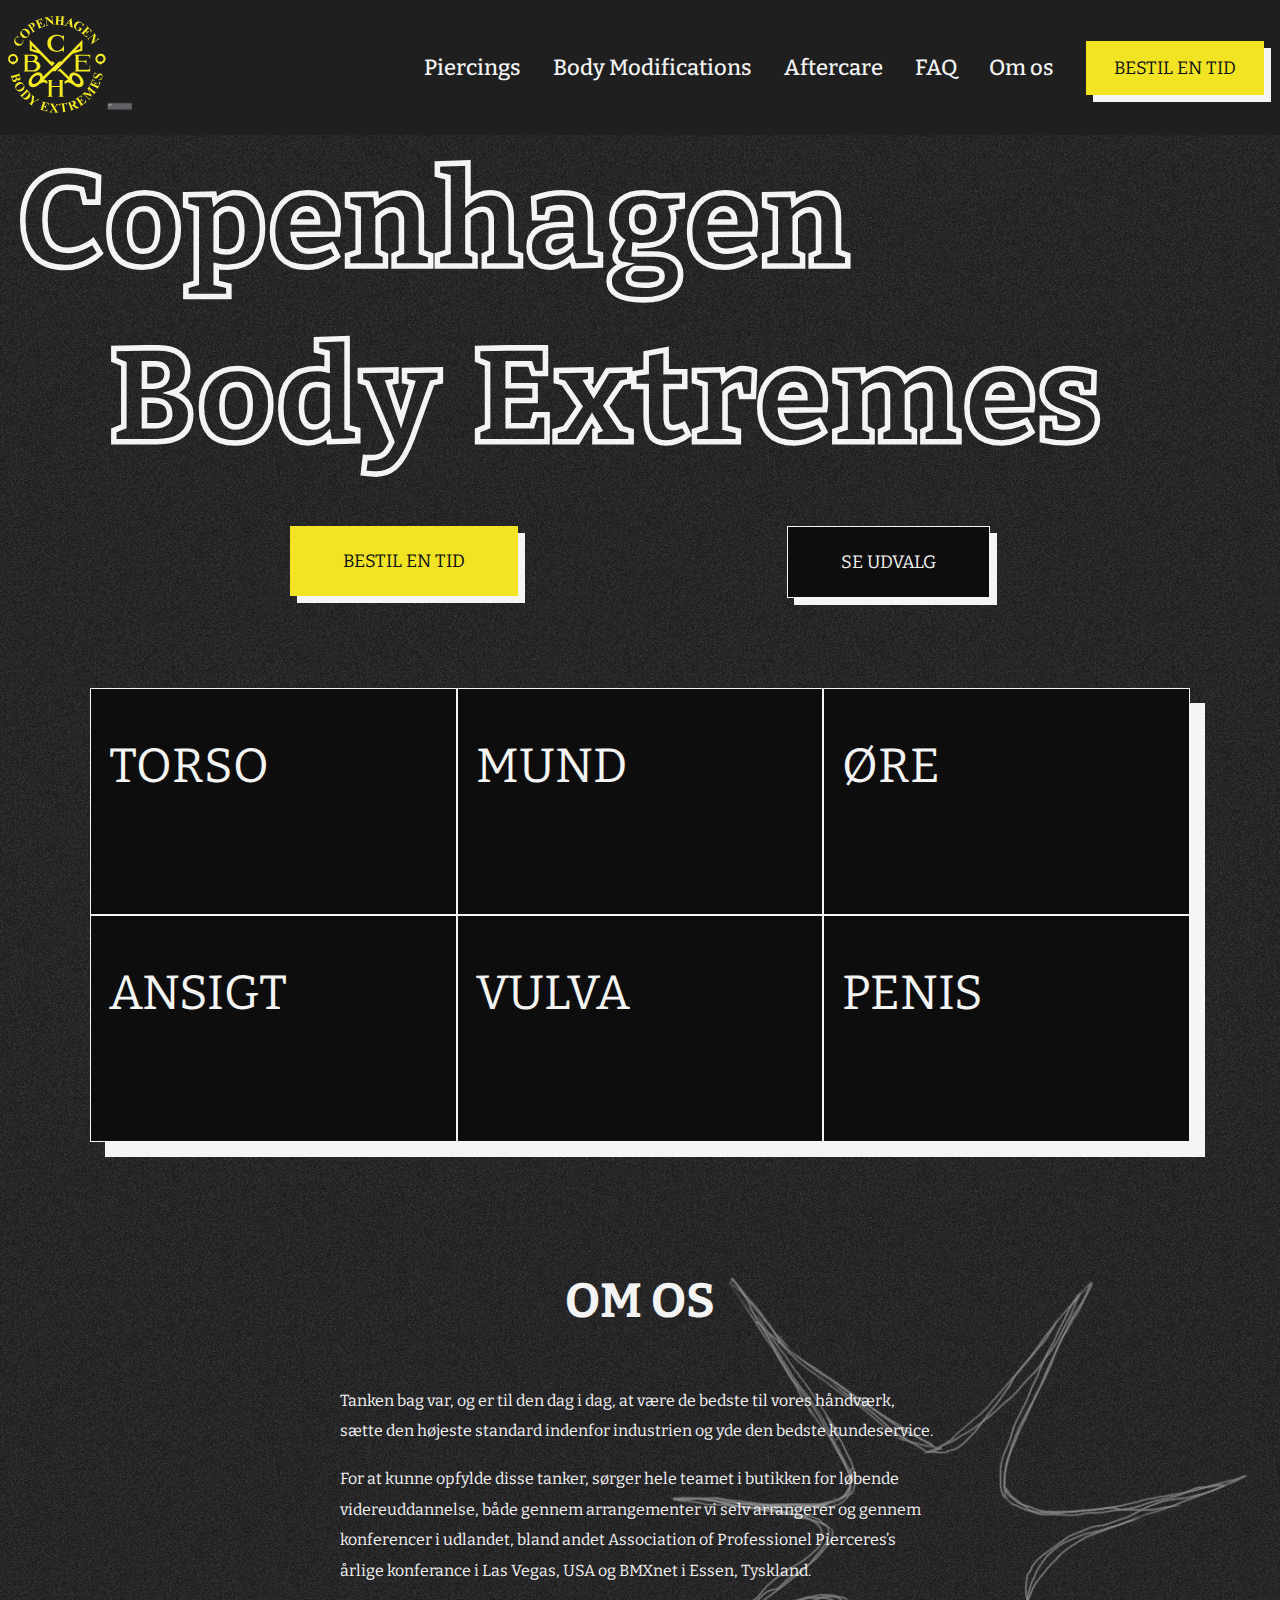
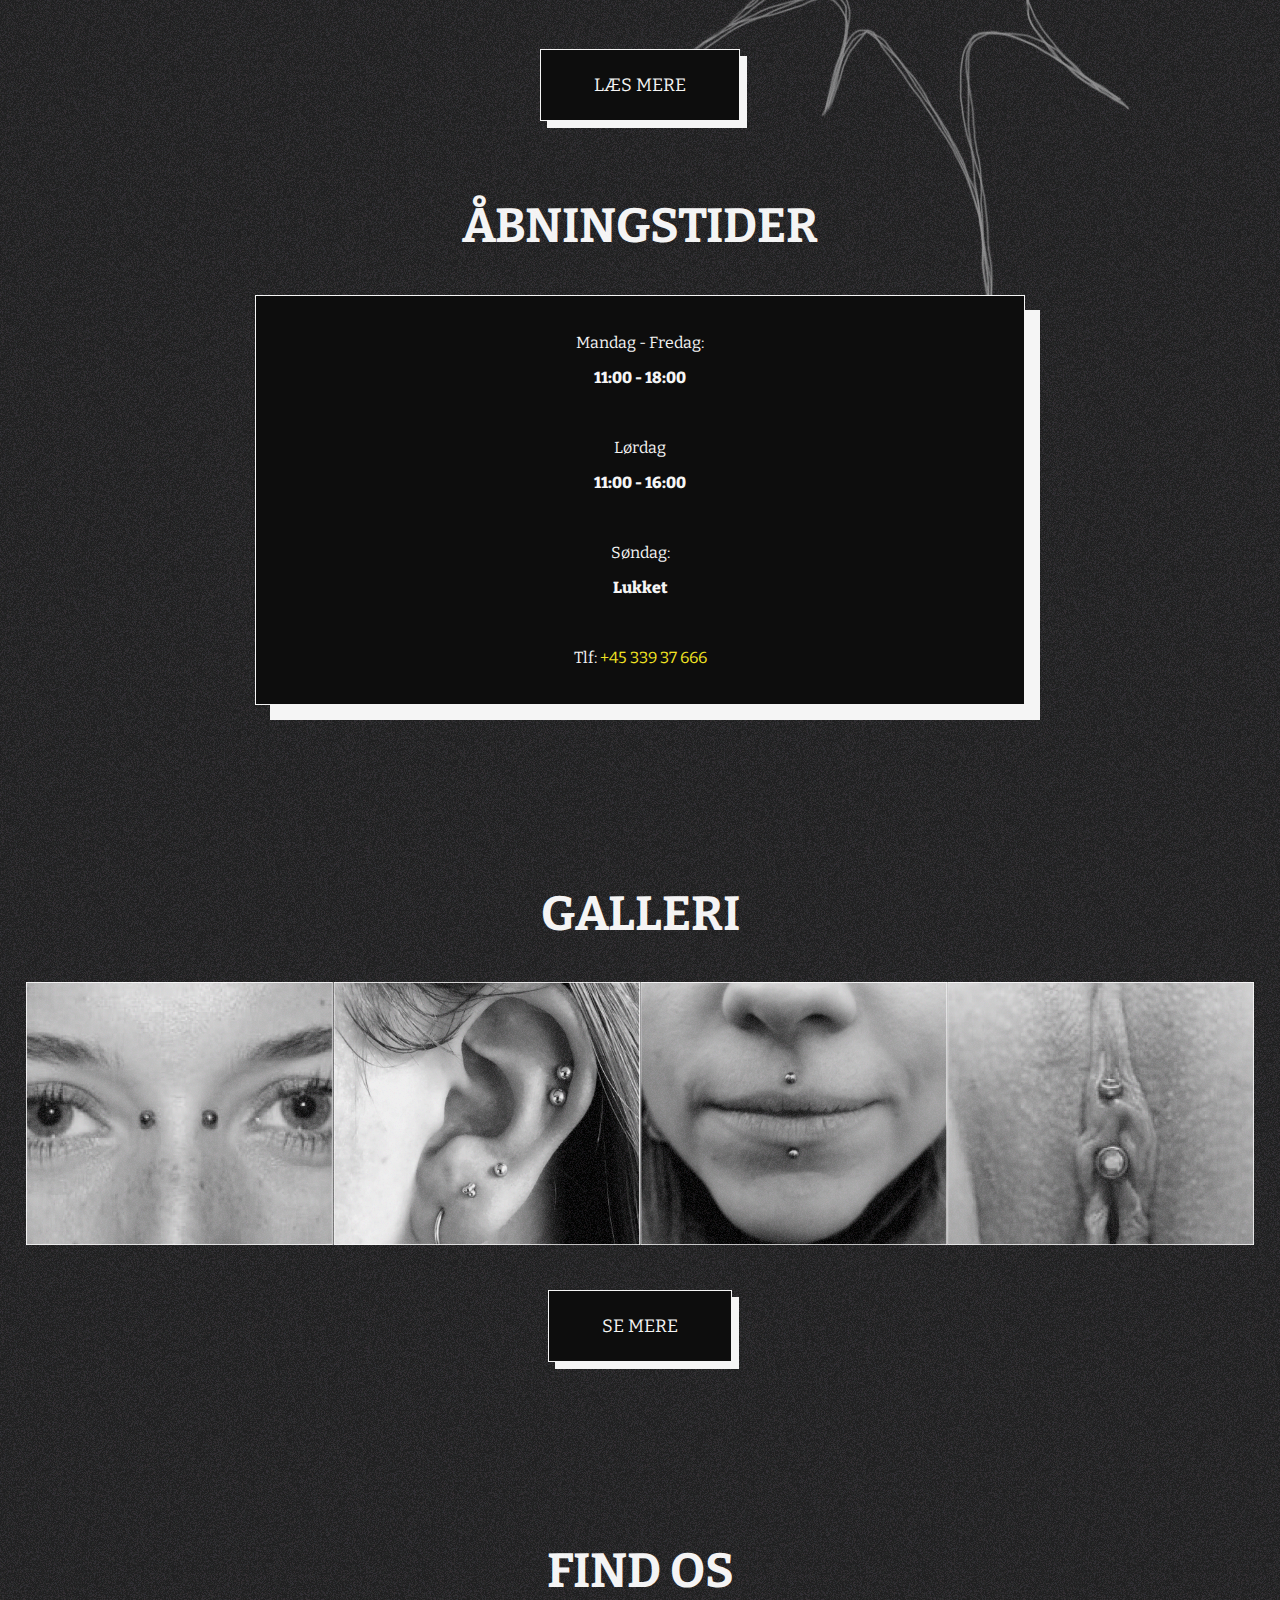
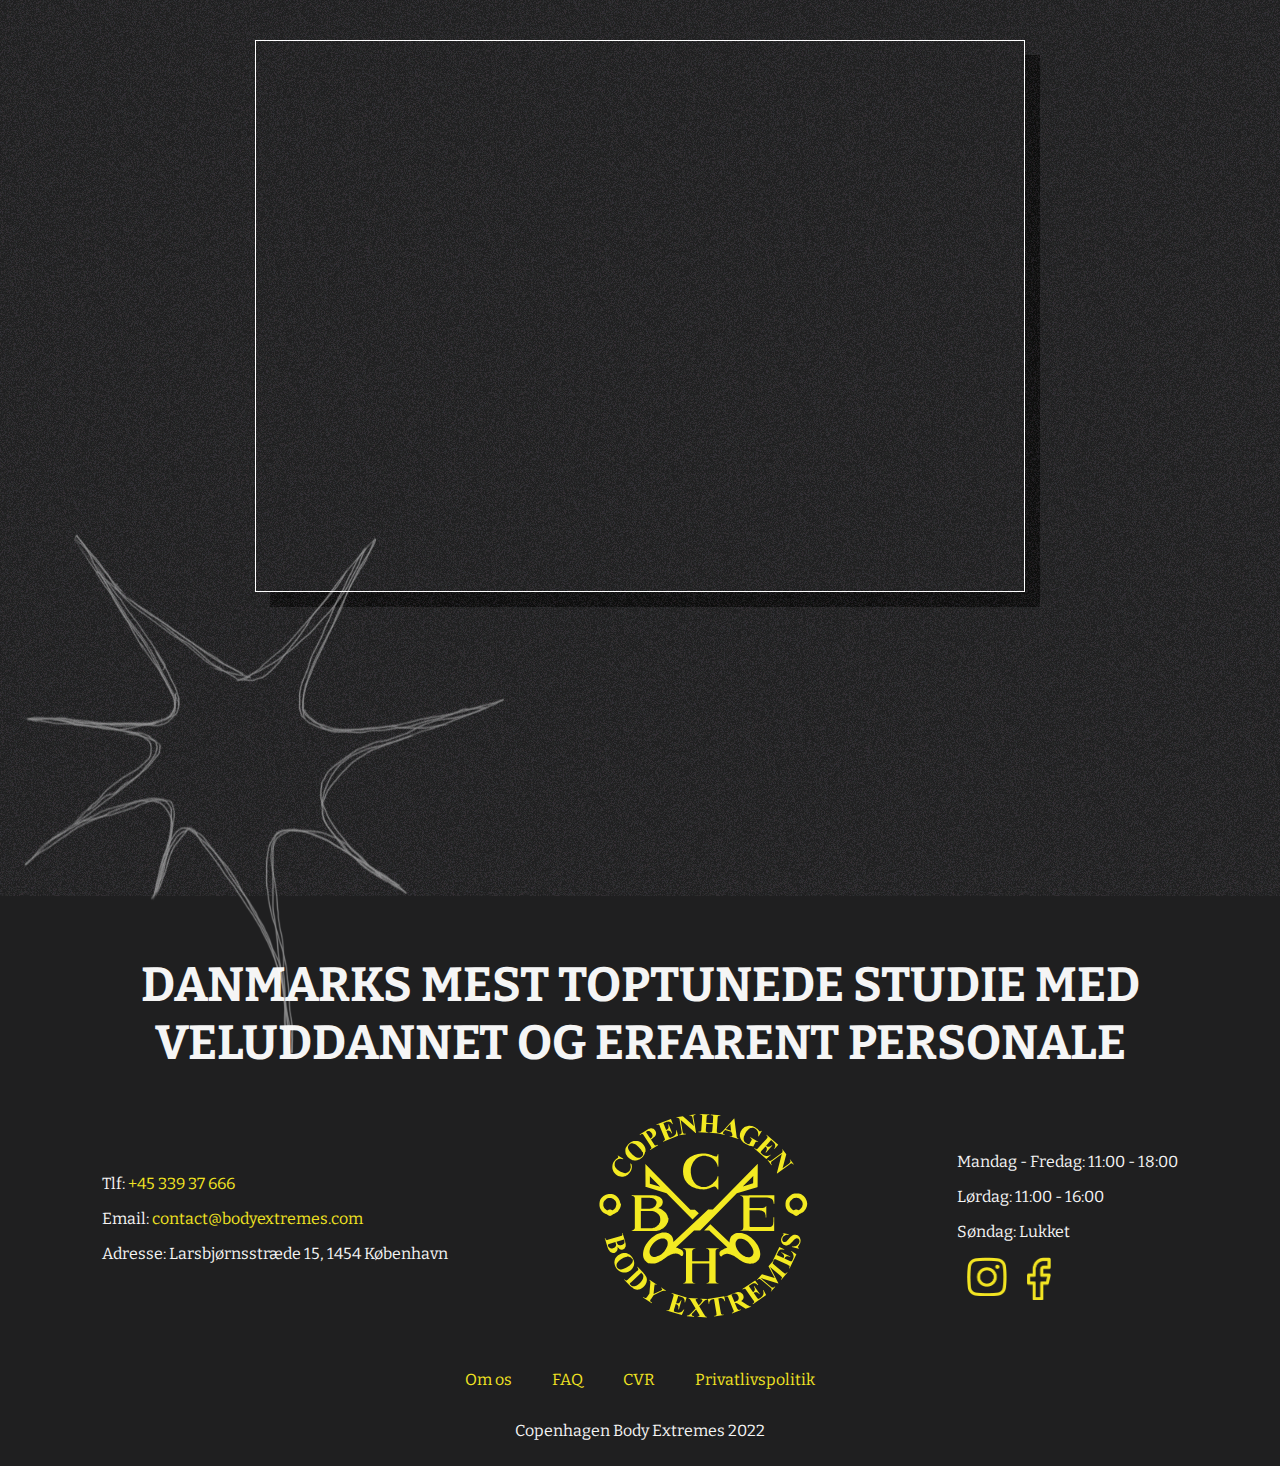
<file: index.html>
<!DOCTYPE html>
<html lang="en">
<head>
    <meta charset="UTF-8">
    <meta http-equiv="X-UA-Compatible" content="IE=edge">
    <meta name="viewport" content="width=device-width, initial-scale=1.0">
    <link rel="icon" type="image/x-icon" href="/images/Nosering-up.svg">
   
    <!-- Load an icon library to show a hamburger menu (bars) on small screens -->
    <link rel="stylesheet" href="https://cdnjs.cloudflare.com/ajax/libs/font-awesome/4.7.0/css/font-awesome.min.css">
    <link rel="preconnect" href="https://fonts.googleapis.com">
    <link rel="preconnect" href="https://fonts.gstatic.com" crossorigin>
    <link href="https://fonts.googleapis.com/css2?family=Bitter:wght@400;500;600;700&display=swap" rel="stylesheet">
    <link rel="stylesheet" href="styles.css">
    <title>Copenhagen Body Extremes</title>
</head>
<body>
    <header>
        <!--NAVBAR DESKTOP-->
        <div class="topnav" id="myTopnav">
            <a class="logo active" href="/index.html"><img src="/images/logo_desktop.svg" alt="Logo"></a>
            <div class="dropdown">
                <a href="piercing_overview.html">Piercings</a>
                <div class="dropdown-content">
                    <a href="not_available.html">Piercing af børn</a>
                    <a href="not_available.html">Galleri</a>
                </div>
            </div>
            <div class="dropdown">
                <a href="bodymod.html">Body Modifications</a>
                <div class="dropdown-content">
                    <a href="not_available.html">Scarification</a>
                    <a url="http://suspension.dk/">Body Suspension</a>
                </div>
            </div>
            <a href="aftercare.html">Aftercare</a>
            <a href="/faq.html">FAQ</a>
            <a href="about_us.html">Om os</a>
            <a href=""><button id="navbutton">Bestil en tid</button></a>
            <button class="burger_menu">
                <i class="fa fa-bars"></i>
            </button>
        </div>

        <!-- BURGER MENU MOBILE -->
        <div class="burger_container">
            <div class="dropdown_mobile">
                <a href="piercing_overview.html">Piercings</a>
                <div class="dropdown-content">
                    <a href="not_available.html">Piercing af børn</a>
                    <a href="not_available.html">Galleri</a>
                </div>
            </div>
            <div class="dropdown_mobile">
                <a href="bodymod.html">Body Modifications</a>
                <div class="dropdown-content">
                    <a href="not_available.html">Scarification</a>
                    <a url="http://suspension.dk/">Body Suspension</a>
                </div>
            </div>
            <a href="aftercare.html">Aftercare</a>
            <a href="/faq.html">FAQ</a>
            <a href="about_us.html">Om os</a>
            <a href=""><button class="book-button">Bestil en tid</button></a>
        </div>
    </header>
    <div id="overlay-mobile-menu"></div>
    <main>
       <div class="welcome">
            <div class="big-font">
                <img src="/images/Mainfont-lowcaps.svg" alt="Copenhagen Body Extreme in outlined font" height="317px">
            </div>
            <div class="main-buttons" >
                <a href="not_available.html"><button class="book-button">Bestil en tid</button></a>
                <a href="piercing_overview.html"><button class="collection-button">Se udvalg</button></a>
            </div>
       </div>

       <!-- PIERCING BOX MENU -->
       <div class="piercing-menu">
            <a href="/ear.html" class="navigation-tile">
                <div class="navigation-font">
                    <p>Torso</p>
                </div>
            </a>
            <a href="/ear.html" class="navigation-tile">
                <div class="navigation-font">
                    <p>Mund</p>
                </div>
            </a>
            <a href="ear.html" class="navigation-tile">
                <div class="navigation-font">
                    <p>Øre</p>
                </div>
            </a>
            <a href="/ear.html" class="navigation-tile">
                <div class="navigation-font">
                    <p>Ansigt</p>
                </div>
            </a>
            <a href="/ear.html" class="navigation-tile">
                <div class="navigation-font">
                    <p>Vulva</p>
                </div>
            </a>
            <a href="/ear.html" class="navigation-tile">
                <div class="navigation-font">
                    <p>Penis</p>
                </div>
            </a>
       </div>
       <div class="spike">
    </div>
       <div class="about-us-main">
            <h2>Om os</h2>
            <div class="about-us-text">
                <p class="body-text">Tanken bag var, og er til den dag i dag, at være de bedste til vores håndværk, sætte den højeste standard indenfor industrien og yde den bedste kundeservice. 
                </p>
                <p class="body-text">For at kunne opfylde disse tanker, sørger hele teamet i butikken for løbende videreuddannelse, både gennem arrangementer vi selv arrangerer og gennem konferencer i udlandet, bland andet Association of Professionel Pierceres’s årlige konferance i Las Vegas, USA og BMXnet i Essen, Tyskland.</p>
            </div>
            <a href="/about_us.html"><button class="collection-button" id="button-space">Læs mere</button></a>
        </div>

        <div class="openinghours-container">
            <h2>Åbningstider</h2>
            <div class="openinghours-box">
                <p>Mandag - Fredag:</p>
                <p class="font-bold">11:00 - 18:00 </p>
                <br>
                <p>Lørdag</p>
                <p class="font-bold">11:00 - 16:00 </p>
                <br>
                <p>Søndag:</p>
                <p class="font-bold">Lukket</p>
                <br>
                <p>Tlf: <a class="link-font" href="tel:+4533937666">+45 339 37 666</a></p>
            </div>
            
        </div>

        <div class="gallery-container">

            <h2>Galleri</h2>
            <div class="gallery-box">
                <img src="/images/face-piercing 1.png" alt="Image of face piercing">
                <img src="/images/ear-piercing.png" alt="Image of ear piercing">
                <img src="/images/lip-piercing.png" alt="Image of lip piercing">
                <img src="/images/intim-piercing.png" alt="Image of intim piercing">
            </div>
            <a href="/not_available.html"><button class="collection-button" id="gallery-button">Se mere</button></a>
        </div>

        <div class="map-container">
            <h2>Find os</h2>
                <iframe id="google-map" src="https://www.google.com/maps/embed?pb=!1m18!1m12!1m3!1d2249.609294989459!2d12.567152815658483!3d55.67839400519617!2m3!1f0!2f0!3f0!3m2!1i1024!2i768!4f13.1!3m3!1m2!1s0x4652530e24b83b91%3A0x2b71f6535af63865!2sCopenhagen%20Body%20Extremes!5e0!3m2!1sde!2sdk!4v1670871364052!5m2!1sde!2sdk" width="768" height="550" style="border: 1px solid white;" allowfullscreen="" loading="lazy" referrerpolicy="no-referrer-when-downgrade"></iframe>
        </div>
    </main> 
    
    <footer>
        <div class="footerlayout">
            <h2>Danmarks mest toptunede studie med veluddannet og erfarent personale</h2>
            <div class="footer">
                <div class="footer-contact">
                    <p>Tlf: <a href="tel:+4533937666">+45 339 37 666</a></p>
                    <p>Email: <a href="mailto:contact@bodyextremes.com">contact@bodyextremes.com</a></p> 
                    <p>Adresse: Larsbjørnsstræde 15, 1454 København </p>
                </div>
                <div class="footer-logo">
                    <img src="/images/logo_desktop_footer.svg" alt="Logo">
                </div>
                 <div class="footer-right">
                    <div  class="footer-openinghours">
                        <p>Mandag - Fredag: 11:00 - 18:00 </p>
                        <p>Lørdag: 11:00 - 16:00 </p>
                        <p>Søndag: Lukket</p>
                    </div>
                    <div class="social-container"> 
                        <img src="/images/insta.png" alt="Instagram Logo" height="38.5px" width="40px">
                        <img src="/images/Icon.png" alt="Facebook Logo" height="43px" width="24px">
                    </div>
                </div>
            </div>
            <div class="footer-links">
                <p><a href="/about_us.html">Om os</a></p>
                <p><a href="/faq.html">FAQ</a></p>
                <p><a href="/not_available.html">CVR</a></p>
                <p><a href="/not_available.html">Privatlivspolitik</a></p>
            </div>
            <p>Copenhagen Body Extremes 2022</p>
        </div>
    </footer>
    <script type="module" src="index.js"></script>
</body>

</html>
</file>
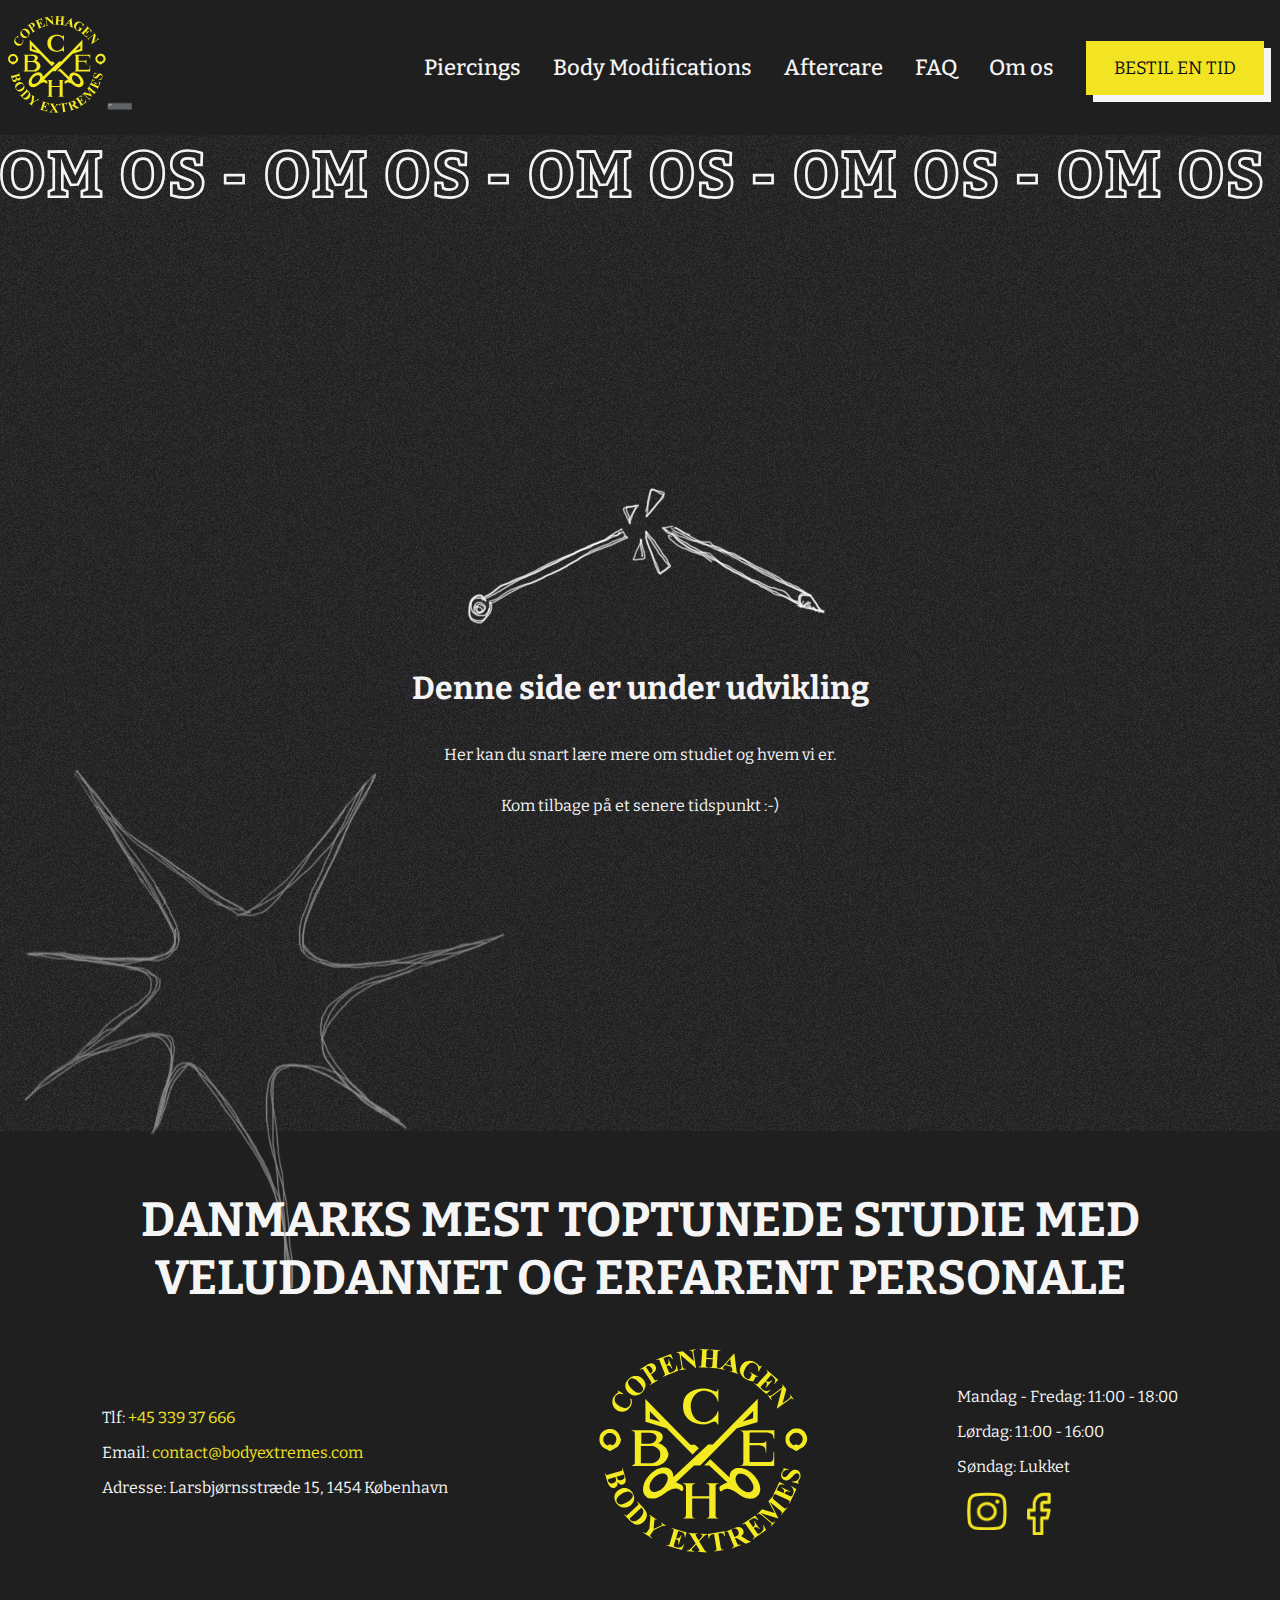
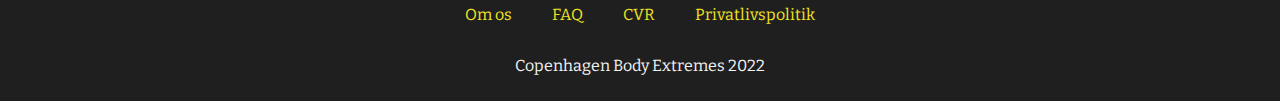
<file: about_us.html>
<!DOCTYPE html>
<html lang="en">
<head>
    <meta charset="UTF-8">
    <meta http-equiv="X-UA-Compatible" content="IE=edge">
    <meta name="viewport" content="width=device-width, initial-scale=1.0">
    <script type="module" src="index.js"></script>
    <link rel="icon" type="image/x-icon" href="/images/Nosering-up.svg">
    <!-- Load an icon library to show a hamburger menu (bars) on small screens -->
    <link rel="stylesheet" href="https://cdnjs.cloudflare.com/ajax/libs/font-awesome/4.7.0/css/font-awesome.min.css">
    <link rel="preconnect" href="https://fonts.googleapis.com">
    <link rel="preconnect" href="https://fonts.gstatic.com" crossorigin>
    <link href="https://fonts.googleapis.com/css2?family=Bitter:wght@400;500;600;700&display=swap" rel="stylesheet">
    <link rel="stylesheet" href="styles.css">
    <title>CHBE Piercing overview</title>
</head>
<body>
    <header>
        <!--NAVBAR DESKTOP-->
        <div class="topnav" id="myTopnav">
            <a class="logo active" href="index.html"><img src="/images/logo_desktop.svg" alt="Logo"></a>
            <div class="dropdown">
                <a href="piercing_overview.html">Piercings</a>
                <div class="dropdown-content">
                    <a href="not_available.html">Piercing af børn</a>
                    <a href="not_available.html">Galleri</a>
                </div>
            </div>
            <div class="dropdown">
                <a href="bodymod.html">Body Modifications</a>
                <div class="dropdown-content">
                    <a href="not_available.html">Scarification</a>
                    <a url="http://suspension.dk/">Body Suspension</a>
                </div>
            </div>
            <a href="aftercare.html">Aftercare</a>
            <a href="">FAQ</a>
            <a href="about_us.html">Om os</a>
            <a href=""><button id="navbutton">Bestil en tid</button></a>
            <button class="burger_menu">
                <i class="fa fa-bars"></i>
            </button>
        </div>
        <!-- BURGER MENU MOBILE -->
        <div class="burger_container">
            <div class="dropdown_mobile">
                <a href="piercing_overview.html">Piercings</a>
                <div class="dropdown-content">
                    <a href="not_available.html">Piercing af børn</a>
                    <a href="not_available.html">Galleri</a>
                </div>
            </div>
            <div class="dropdown_mobile">
                <a href="bodymod.html">Body Modifications</a>
                <div class="dropdown-content">
                    <a href="not_available.html">Scarification</a>
                    <a url="http://suspension.dk/">Body Suspension</a>
                </div>
            </div>
            <a href="aftercare.html">Aftercare</a>
            <a href="">FAQ</a>
            <a href="about_us.html">Om os</a>
            <a href=""><button class="book-button">Bestil en tid</button></a>
        </div>
    </header>
    <main>
        <!-- BANNER SECTION -->
        <section class="banner-section">
            <div class="banner-container">
                <div class="banner">
                    <img class="first" src="/images/banner/Group-2.svg" alt="Piercing font banner">
                    <span class="break"></span>
                    <img src="/images/banner/Group-2.svg" alt="Piercing font banner">
                    <span class="break"></span>
                    <img src="/images/banner/Group-2.svg" alt="Piercing font banner">
                    <span class="break"></span>
                    <img src="/images/banner/Group-2.svg" alt="Piercing font banner">
                    <span class="break"></span>
                    <img src="/images/banner/Group-2.svg" alt="Piercing font banner">
                    <span class="break"></span>
                    <img src="/images/banner/Group-2.svg" alt="Piercing font banner">
                    <span class="break"></span>
                    <img src="/images/banner/Group-2.svg" alt="Piercing font banner">
                    <span class="break"></span>
                    <img src="/images/banner/Group-2.svg" alt="Piercing font banner">
                    <span class="break"></span>
                    <img src="/images/banner/Group-2.svg" alt="Piercing font banner">
                    <span class="break"></span>
                    <img src="/images/banner/Group-2.svg" alt="Piercing font banner">
                    <span class="break"></span>
                    <img src="/images/banner/Group-2.svg" alt="Piercing font banner">
                    <span class="break"></span>
                    <img src="/images/banner/Group-2.svg" alt="Piercing font banner">
                    <span class="break"></span>
                    <img src="/images/banner/Group-2.svg" alt="Piercing font banner">
                    <span class="break"></span>
                    <img src="/images/banner/Group-2.svg" alt="Piercing font banner">
                    <span class="break"></span>
                </div>
            </div>
        </section>

        <div class="broken-page">
            <div>
                <img src="/images/broken.png" alt="Broken illustration of a needle">
            </div>
            <h1>Denne side er under udvikling</h1>
            <p>Her kan du snart lære mere om studiet og hvem vi er.</p>
            <p>Kom tilbage på et senere tidspunkt :-)</p>
        </div>
    </main>
    <!-- FOOTER START -->
    <footer class="footerlayout">
        <h2>Danmarks mest toptunede studie med veluddannet og erfarent personale</h2>
        <div class="footer">
            <div class="footer-contact">
                <p>Tlf: <a href="tel:+4533937666">+45 339 37 666</a></p>
                <p>Email: <a href="mailto:contact@bodyextremes.com">contact@bodyextremes.com</a></p> 
                <p>Adresse: Larsbjørnsstræde 15, 1454 København </p>
            </div>
            <div class="footer-logo">
                <img src="/images/logo_desktop_footer.svg" alt="Logo">
            </div>
            <div class="footer-right">
                <div  class="footer-openinghours">
                    <p>Mandag - Fredag: 11:00 - 18:00 </p>
                    <p>Lørdag: 11:00 - 16:00 </p>
                    <p>Søndag: Lukket</p>
                </div>
                <div class="social-container"> 
                  <img src="/images/insta.png" alt="Instagram Logo" height="38.5px" width="40px">
                  <img src="/images/Icon.png" alt="Facebook Logo" height="43px" width="24px">
                </div>
            </div>
        </div>
        <div class="footer-links">
            <p><a href="/about_us.html">Om os</a></p>
            <p><a href="/faq.html">FAQ</a></p>
            <p><a href="/not_available.html">CVR</a></p>
            <p><a href="/not_available.html">Privatlivspolitik</a></p>
        </div>
        <p>Copenhagen Body Extremes 2022</p>
    </footer>
</body>
</html>
</file>
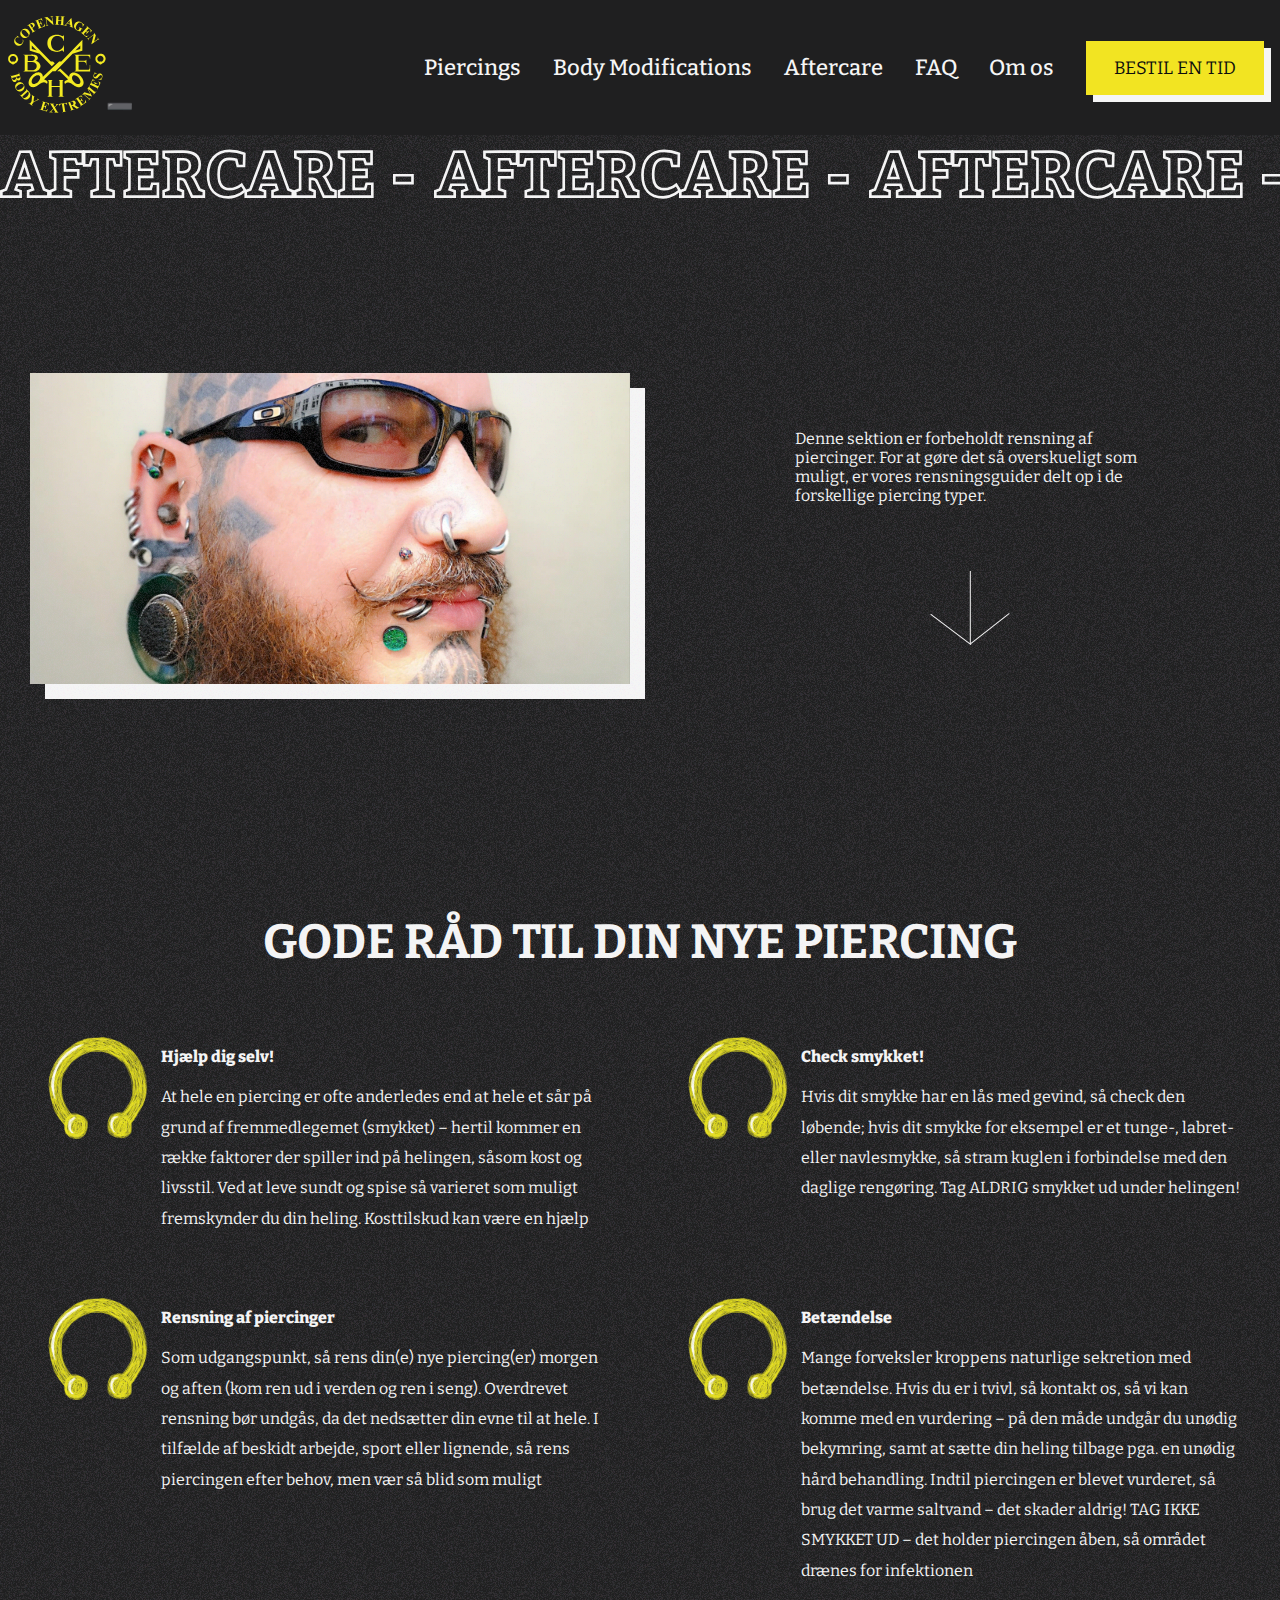
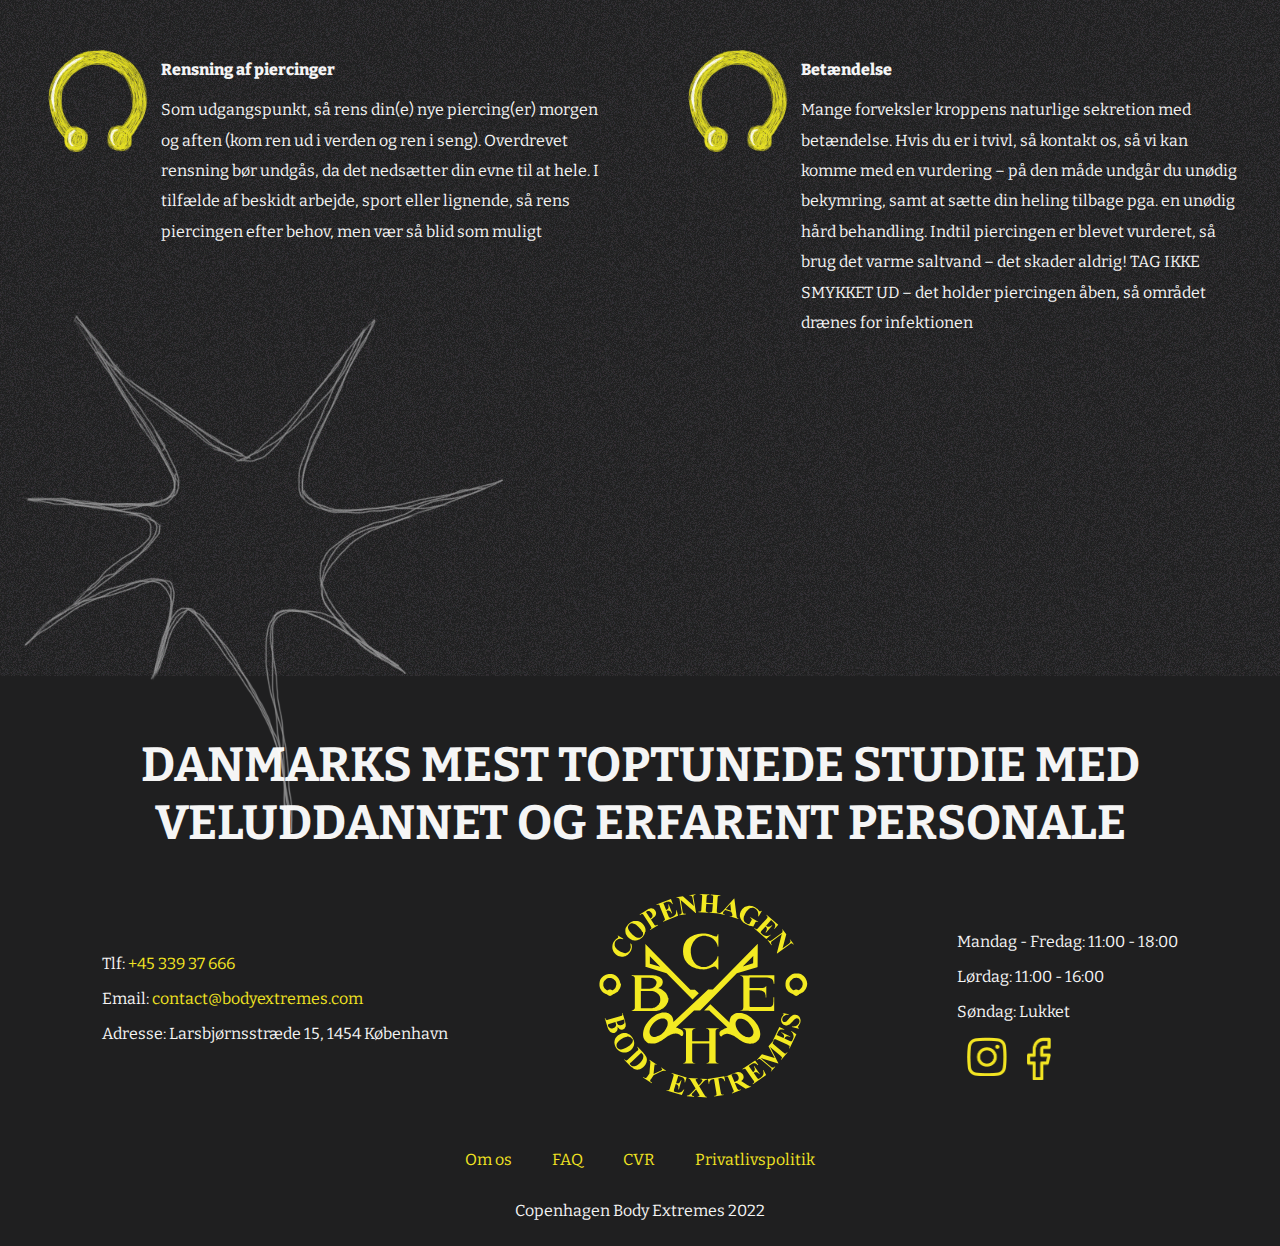
<file: aftercare.html>
<!DOCTYPE html>
<html lang="en">
<head>
    <meta charset="UTF-8">
    <meta http-equiv="X-UA-Compatible" content="IE=edge">
    <meta name="viewport" content="width=device-width, initial-scale=1.0">
    <script type="module" src="index.js"></script>
    <link rel="icon" type="image/x-icon" href="/images/Nosering-up.svg">
    <!-- Load an icon library to show a hamburger menu (bars) on small screens -->
    <link rel="stylesheet" href="https://cdnjs.cloudflare.com/ajax/libs/font-awesome/4.7.0/css/font-awesome.min.css">
    <link rel="preconnect" href="https://fonts.googleapis.com">
    <link rel="preconnect" href="https://fonts.gstatic.com" crossorigin>
    <link href="https://fonts.googleapis.com/css2?family=Bitter:wght@400;500;600;700&display=swap" rel="stylesheet">
    <link rel="stylesheet" href="styles.css">
    <title>CHBE Piercing overview</title>
</head>
<body>
    <header>
        <!--NAVBAR DESKTOP-->
        <div class="topnav" id="myTopnav">
            <a class="logo active" href="index.html"><img src="/images/logo_desktop.svg" alt="Logo"></a>
            <div class="dropdown">
                <a href="piercing_overview.html">Piercings</a>
                <div class="dropdown-content">
                    <a href="not_available.html">Piercing af børn</a>
                    <a href="not_available.html">Galleri</a>
                </div>
            </div>
            <div class="dropdown">
                <a href="bodymod.html">Body Modifications</a>
                <div class="dropdown-content">
                    <a href="not_available.html">Scarification</a>
                    <a url="http://suspension.dk/">Body Suspension</a>
                </div>
            </div>
            <a href="aftercare.html">Aftercare</a>
            <a href="/faq.html">FAQ</a>
            <a href="about_us.html">Om os</a>
            <a href=""><button id="navbutton">Bestil en tid</button></a>
            <button class="burger_menu">
                <i class="fa fa-bars"></i>
            </button>
        </div>
        <!-- BURGER MENU MOBILE -->
        <div class="burger_container">
            <div class="dropdown_mobile">
                <a href="piercing_overview.html">Piercings</a>
                <div class="dropdown-content">
                    <a href="not_available.html">Piercing af børn</a>
                    <a href="not_available.html">Galleri</a>
                </div>
            </div>
            <div class="dropdown_mobile">
                <a href="bodymod.html">Body Modifications</a>
                <div class="dropdown-content">
                    <a href="not_available.html">Scarification</a>
                    <a url="http://suspension.dk/">Body Suspension</a>
                </div>
            </div>
            <a href="aftercare.html">Aftercare</a>
            <a href="/faq.html">FAQ</a>
            <a href="about_us.html">Om os</a>
            <a href=""><button class="book-button">Bestil en tid</button></a>
        </div>
    </header>
    <main>
        <!-- BANNER START -->
        <section class="banner-section">
            <div class="banner-container">
                <div class="banner">
                    <img class="first" src="/images/banner/Group-1.svg" alt="Piercing font banner">
                    <span class="break"></span>
                    <img src="/images/banner/Group-1.svg" alt="Piercing font banner">
                    <span class="break"></span>
                    <img src="/images/banner/Group-1.svg" alt="Piercing font banner">
                    <span class="break"></span>
                    <img src="/images/banner/Group-1.svg" alt="Piercing font banner">
                    <span class="break"></span>
                    <img src="/images/banner/Group-1.svg" alt="Piercing font banner">
                    <span class="break"></span>
                    <img src="/images/banner/Group-1.svg" alt="Piercing font banner">
                    <span class="break"></span>
                    <img src="/images/banner/Group-1.svg" alt="Piercing font banner">
                    <span class="break"></span>
                    <img src="/images/banner/Group-1.svg" alt="Piercing font banner">
                    <span class="break"></span>
                    <img src="/images/banner/Group-1.svg" alt="Piercing font banner">
                    <span class="break"></span>
                    <img src="/images/banner/Group-1.svg" alt="Piercing font banner">
                    <span class="break"></span>
                    <img src="/images/banner/Group-1.svg" alt="Piercing font banner">
                    <span class="break"></span>
                    <img src="/images/banner/Group-1.svg" alt="Piercing font banner">
                    <span class="break"></span>
                    <img src="/images/banner/Group-1.svg" alt="Piercing font banner">
                    <span class="break"></span>
                    <img src="/images/banner/Group-1.svg" alt="Piercing font banner">
                    <span class="break"></span>
                    <img src="/images/banner/Group-1.svg" alt="Piercing font banner">
                    <span class="break"></span>
                    <img src="/images/banner/Group-1.svg" alt="Piercing font banner">
                    <span class="break"></span>
                    <img src="/images/banner/Group-1.svg" alt="Piercing font banner">
                    <span class="break"></span>
                </div>
            </div>
        </section>
        
         <section class="hero">
            <div class="hero-img">
                <img src="/images/muffe.png" alt="Image of Muffe, owner of the shop" width="600px">
            </div>
            <div class="hero-right">
                <p>Denne sektion er forbeholdt rensning af piercinger. For at gøre det så overskueligt som muligt, er vores rensningsguider delt op i de forskellige piercing typer.
                </p>
                <div class="hero-arrow">
                    <img src="/images/arrow_bigger.svg" alt="Arrow pointing down">
                </div>
            </div>
         </section>

         <!-- TIPS -->

         <section>
            <h2>Gode råd til din nye piercing</h2>
            <div class="fact-container">
                
                <div class="fact">
                    <img src="/images/Ring.svg" alt="Piercing illustration">
                    <div>
                        <p class="font-bold">Hjælp dig selv!</p>
                        <p class="body-text">At hele en piercing er ofte anderledes end at hele et sår på grund af fremmedlegemet (smykket) – hertil kommer en række faktorer der spiller ind på helingen, såsom kost og livsstil. Ved at leve sundt og spise så varieret som muligt fremskynder du din heling. Kosttilskud kan være en hjælp</p>
                    </div>
                </div>
                <div class="fact">
                    <img src="/images/Ring.svg" alt="Piercing illustration">
                    <div>
                        <p class="font-bold">Check smykket!</p>
                        <p class="body-text">Hvis dit smykke har en lås med gevind, så check den løbende; hvis dit smykke for eksempel er et tunge-, labret- eller navlesmykke, så stram kuglen i forbindelse med den daglige rengøring. Tag ALDRIG smykket ud under helingen!</p>
                    </div>   
                </div>
            
                <div class="fact">
                    <img src="/images/Ring.svg" alt="Piercing illustration">
                    <div>
                        <p class="font-bold">Rensning af piercinger</p>
                        <p class="body-text">Som udgangspunkt, så rens din(e) nye piercing(er) morgen og aften (kom ren ud i verden og ren i seng). Overdrevet rensning bør undgås, da det nedsætter din evne til at hele. I tilfælde af beskidt arbejde, sport eller lignende, så rens piercingen efter behov, men vær så blid som muligt
                        </p>
                    </div>    
                </div>
                <div class="fact">
                    <img src="/images/Ring.svg" alt="Piercing illustration">
                    <div>
                        <p class="font-bold">​Betændelse</p>
                        <p class="body-text">Mange forveksler kroppens naturlige sekretion med betændelse. Hvis du er i tvivl, så kontakt os, så vi kan komme med en vurdering – på den måde undgår du unødig bekymring, samt at sætte din heling tilbage pga. en unødig hård behandling.
                            Indtil piercingen er blevet vurderet, så brug det varme saltvand – det skader aldrig! TAG IKKE SMYKKET UD – det holder piercingen åben, så området drænes for infektionen</p>
                
                    </div>
                </div>   
                <div class="fact">
                    <img src="/images/Ring.svg" alt="Piercing illustration">
                    <div>
                        <p class="font-bold">Rensning af piercinger</p>
                        <p class="body-text">Som udgangspunkt, så rens din(e) nye piercing(er) morgen og aften (kom ren ud i verden og ren i seng). Overdrevet rensning bør undgås, da det nedsætter din evne til at hele. I tilfælde af beskidt arbejde, sport eller lignende, så rens piercingen efter behov, men vær så blid som muligt
                        </p>
                    </div>
                </div>
                <div class="fact">
                    <img src="/images/Ring.svg" alt="Piercing illustration">
                    <div>
                        <p class="font-bold">​Betændelse</p>
                        <p class="body-text">Mange forveksler kroppens naturlige sekretion med betændelse. Hvis du er i tvivl, så kontakt os, så vi kan komme med en vurdering – på den måde undgår du unødig bekymring, samt at sætte din heling tilbage pga. en unødig hård behandling.
                            Indtil piercingen er blevet vurderet, så brug det varme saltvand – det skader aldrig! TAG IKKE SMYKKET UD – det holder piercingen åben, så området drænes for infektionen</p>
                
                    </div>
                </div>       
            </div>
           </section>
    </main>
    <!-- FOOTER START -->
    <footer class="footerlayout">
        <h2>Danmarks mest toptunede studie med veluddannet og erfarent personale</h2>
        <div class="footer">
            <div class="footer-contact">
                <p>Tlf: <a href="tel:+4533937666">+45 339 37 666</a></p>
                <p>Email: <a href="mailto:contact@bodyextremes.com">contact@bodyextremes.com</a></p> 
                <p>Adresse: Larsbjørnsstræde 15, 1454 København </p>
            </div>
            <div class="footer-logo">
                <img src="/images/logo_desktop_footer.svg" alt="Logo">
            </div>
            <div class="footer-right">
                <div  class="footer-openinghours">
                    <p>Mandag - Fredag: 11:00 - 18:00 </p>
                    <p>Lørdag: 11:00 - 16:00 </p>
                    <p>Søndag: Lukket</p>
                </div>
                <div class="social-container"> 
                  <img src="/images/insta.png" alt="Instagram Logo" height="38.5px" width="40px">
                  <img src="/images/Icon.png" alt="Facebook Logo" height="43px" width="24px">
                </div>
            </div>
        </div>
        <div class="footer-links">
            <p><a href="/about_us.html">Om os</a></p>
            <p><a href="/faq.html">FAQ</a></p>
            <p><a href="/not_available.html">CVR</a></p>
            <p><a href="/not_available.html">Privatlivspolitik</a></p>
        </div>
        <p>Copenhagen Body Extremes 2022</p>
    </footer>
</body>
</html>
</file>
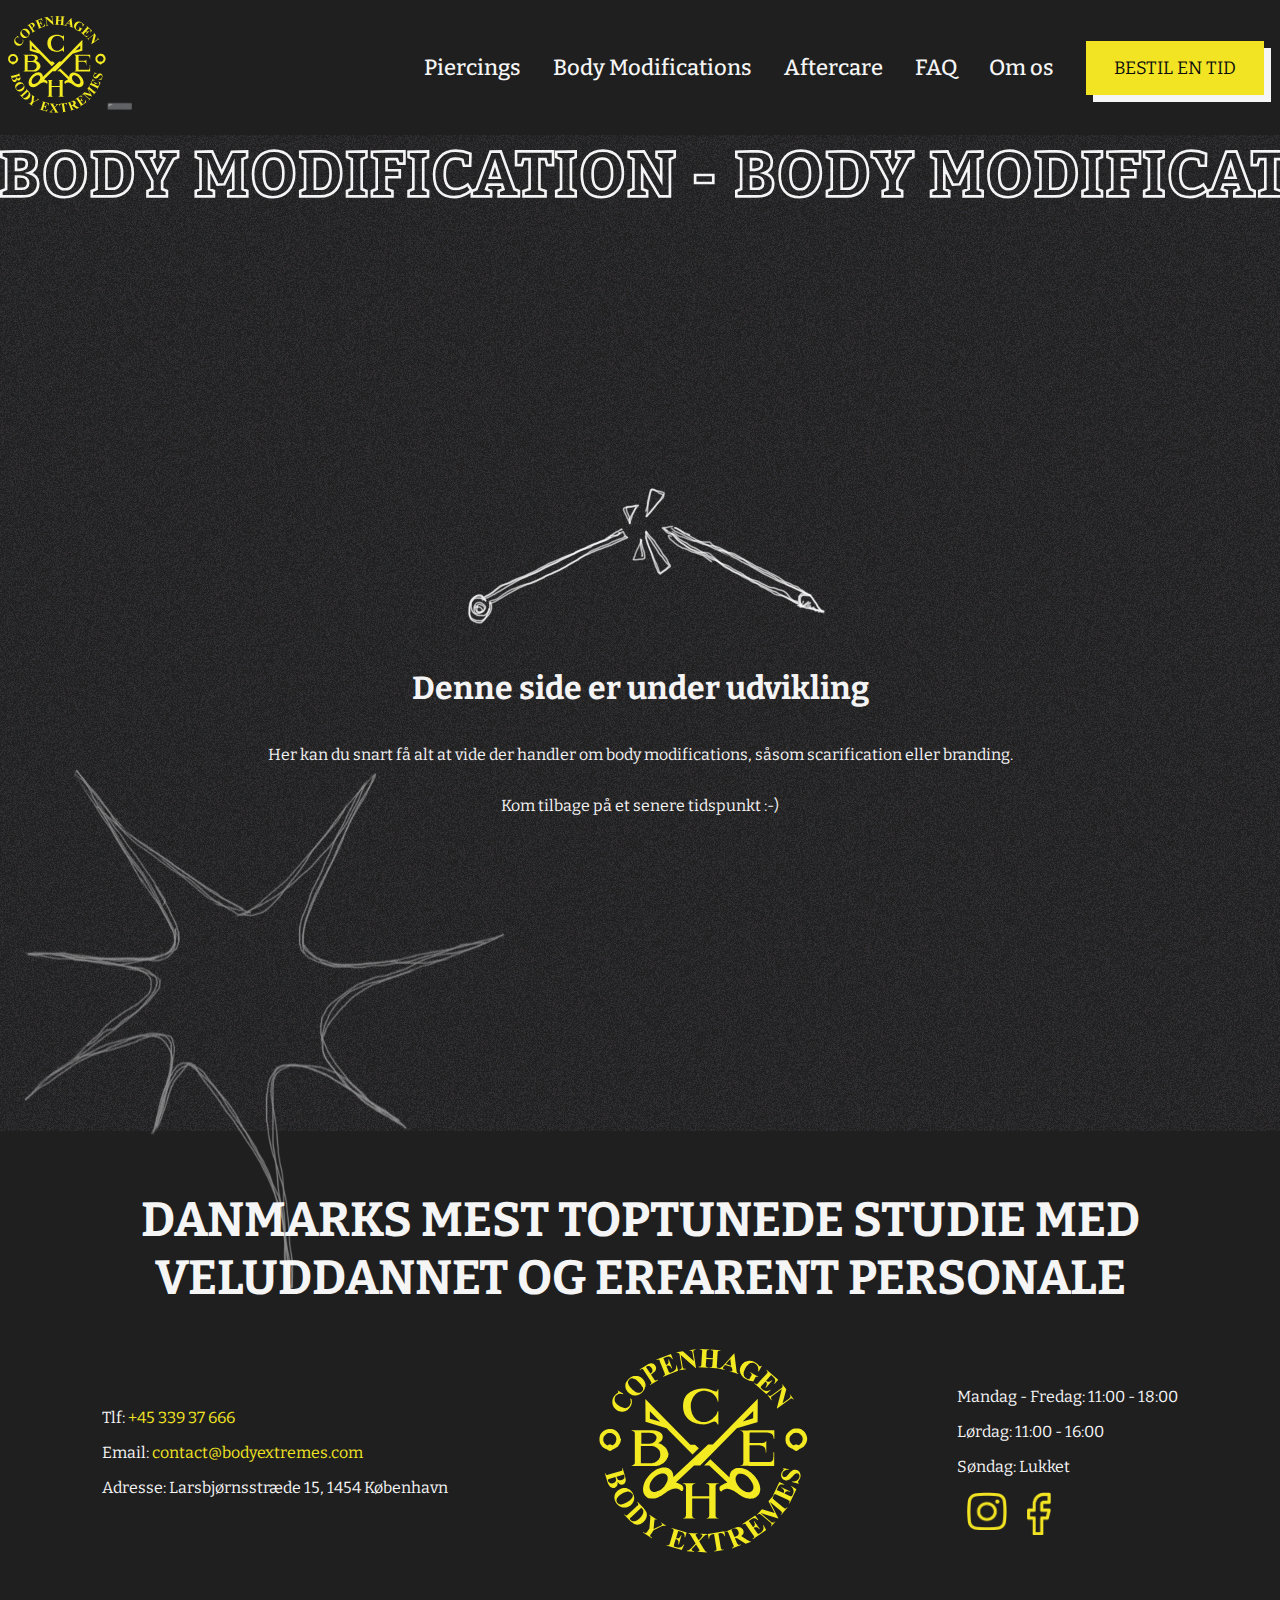
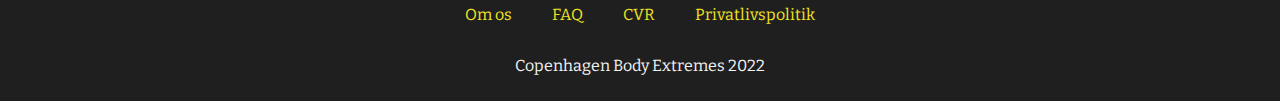
<file: bodymod.html>
<!DOCTYPE html>
<html lang="en">
<head>
    <meta charset="UTF-8">
    <meta http-equiv="X-UA-Compatible" content="IE=edge">
    <meta name="viewport" content="width=device-width, initial-scale=1.0">
    <script type="module" src="index.js"></script>
    <link rel="icon" type="image/x-icon" href="/images/Nosering-up.svg">
    <!-- Load an icon library to show a hamburger menu (bars) on small screens -->
    <link rel="stylesheet" href="https://cdnjs.cloudflare.com/ajax/libs/font-awesome/4.7.0/css/font-awesome.min.css">
    <link rel="preconnect" href="https://fonts.googleapis.com">
    <link rel="preconnect" href="https://fonts.gstatic.com" crossorigin>
    <link href="https://fonts.googleapis.com/css2?family=Bitter:wght@400;500;600;700&display=swap" rel="stylesheet">
    <link rel="stylesheet" href="styles.css">
    <title>CHBE Piercing overview</title>
</head>
<body>
    <header>
        <!--NAVBAR DESKTOP-->
        <div class="topnav" id="myTopnav">
            <a class="logo active" href="index.html"><img src="/images/logo_desktop.svg" alt="Logo"></a>
            <div class="dropdown">
                <a href="piercing_overview.html">Piercings</a>
                <div class="dropdown-content">
                    <a href="not_available.html">Piercing af børn</a>
                    <a href="not_available.html">Galleri</a>
                </div>
            </div>
            <div class="dropdown">
                <a href="bodymod.html">Body Modifications</a>
                <div class="dropdown-content">
                    <a href="not_available.html">Scarification</a>
                    <a url="http://suspension.dk/">Body Suspension</a>
                </div>
            </div>
            <a href="aftercare.html">Aftercare</a>
            <a href="">FAQ</a>
            <a href="about_us.html">Om os</a>
            <a href=""><button id="navbutton">Bestil en tid</button></a>
            <button class="burger_menu">
                <i class="fa fa-bars"></i>
            </button>
        </div>
        <!-- BURGER MENU MOBILE -->
        <div class="burger_container">
            <div class="dropdown_mobile">
                <a href="piercing_overview.html">Piercings</a>
                <div class="dropdown-content">
                    <a href="not_available.html">Piercing af børn</a>
                    <a href="not_available.html">Galleri</a>
                </div>
            </div>
            <div class="dropdown_mobile">
                <a href="bodymod.html">Body Modifications</a>
                <div class="dropdown-content">
                    <a href="not_available.html">Scarification</a>
                    <a url="http://suspension.dk/">Body Suspension</a>
                </div>
            </div>
            <a href="aftercare.html">Aftercare</a>
            <a href="">FAQ</a>
            <a href="about_us.html">Om os</a>
            <a href=""><button class="book-button">Bestil en tid</button></a>
        </div>
    </header>
    <main>
        <!-- BANNER SECTION -->
        <section class="banner-section">
            <div class="banner-container">
                <div class="banner">
                    <img class="first" src="/images/banner/Group-3.svg" alt="Piercing font banner">
                    <span class="break"></span>
                    <img src="/images/banner/Group-3.svg" alt="Piercing font banner">
                    <span class="break"></span>
                    <img src="/images/banner/Group-3.svg" alt="Piercing font banner">
                    <span class="break"></span>
                    <img src="/images/banner/Group-3.svg" alt="Piercing font banner">
                    <span class="break"></span>
                    <img src="/images/banner/Group-3.svg" alt="Piercing font banner">
                    <span class="break"></span>
                    <img src="/images/banner/Group-3.svg" alt="Piercing font banner">
                    <span class="break"></span>
                    <img src="/images/banner/Group-3.svg" alt="Piercing font banner">
                    <span class="break"></span>
                    <img src="/images/banner/Group-3.svg" alt="Piercing font banner">
                    <span class="break"></span>
                    <img src="/images/banner/Group-3.svg" alt="Piercing font banner">
                    <span class="break"></span>
                    <img src="/images/banner/Group-3.svg" alt="Piercing font banner">
                    <span class="break"></span>
                    <img src="/images/banner/Group-3.svg" alt="Piercing font banner">
                    <span class="break"></span>
                    <img src="/images/banner/Group-3.svg" alt="Piercing font banner">
                    <span class="break"></span>
                    <img src="/images/banner/Group-3.svg" alt="Piercing font banner">
                    <span class="break"></span>
                    <img src="/images/banner/Group-3.svg" alt="Piercing font banner">
                    <span class="break"></span>
                </div>
            </div>
        </section>
        <div class="broken-page">
            <div>
                <img src="/images/broken.png" alt="Broken illustration of a needle">
            </div>
            <h1>Denne side er under udvikling</h1>
            <p>Her kan du snart få alt at vide der handler om body modifications, såsom scarification eller branding.</p>
            <p>Kom tilbage på et senere tidspunkt :-)</p>
        </div>

    </main>
    <!-- FOOTER START -->
    <footer class="footerlayout">
        <h2>Danmarks mest toptunede studie med veluddannet og erfarent personale</h2>
        <div class="footer">
            <div class="footer-contact">
                <p>Tlf: <a href="tel:+4533937666">+45 339 37 666</a></p>
                <p>Email: <a href="mailto:contact@bodyextremes.com">contact@bodyextremes.com</a></p> 
                <p>Adresse: Larsbjørnsstræde 15, 1454 København </p>
            </div>
            <div class="footer-logo">
                <img src="/images/logo_desktop_footer.svg" alt="Logo">
            </div>
            <div class="footer-right">
                <div  class="footer-openinghours">
                    <p>Mandag - Fredag: 11:00 - 18:00 </p>
                    <p>Lørdag: 11:00 - 16:00 </p>
                    <p>Søndag: Lukket</p>
                </div>
                <div class="social-container"> 
                  <img src="/images/insta.png" alt="Instagram Logo" height="38.5px" width="40px">
                  <img src="/images/Icon.png" alt="Facebook Logo" height="43px" width="24px">
                </div>
            </div>
        </div>
        <div class="footer-links">
            <p><a href="/about_us.html">Om os</a></p>
            <p><a href="/faq.html">FAQ</a></p>
            <p><a href="/not_available.html">CVR</a></p>
            <p><a href="/not_available.html">Privatlivspolitik</a></p>
        </div>
        <p>Copenhagen Body Extremes 2022</p>
    </footer>
</body>
</html>
</file>
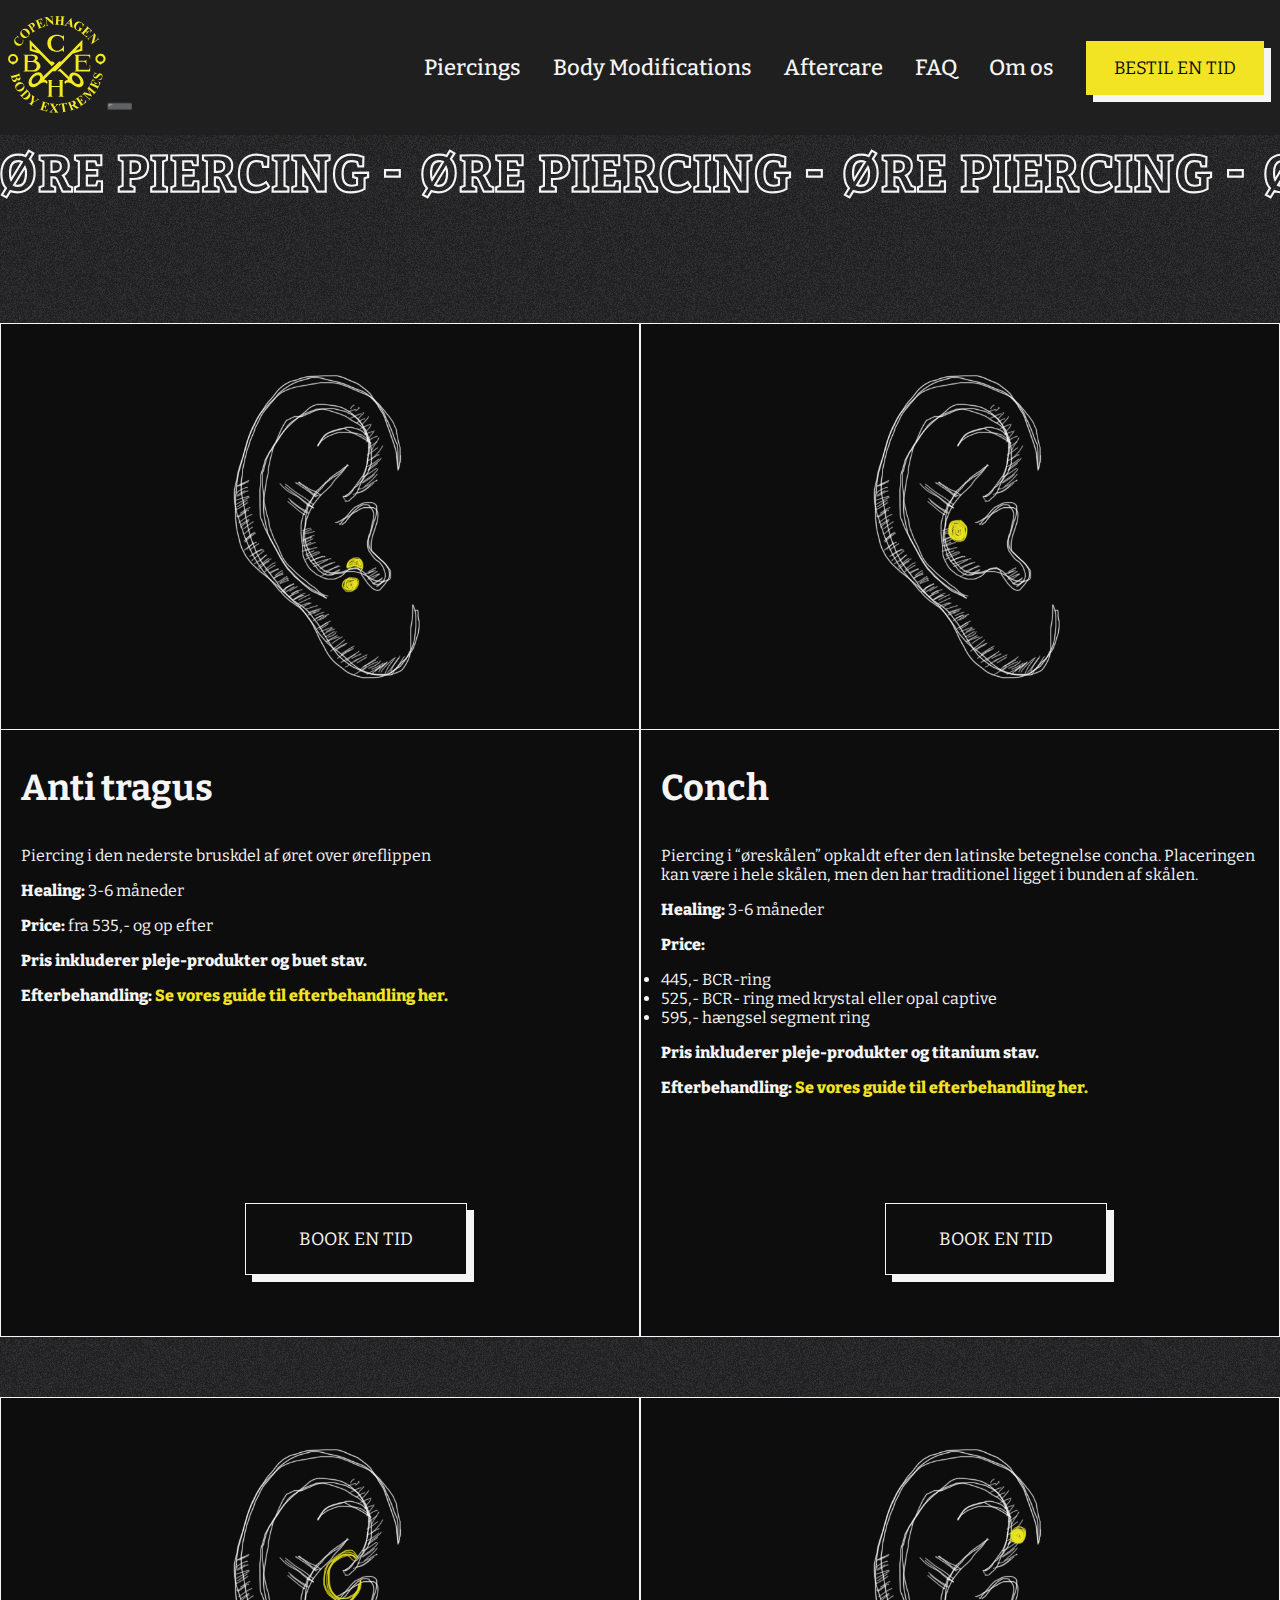
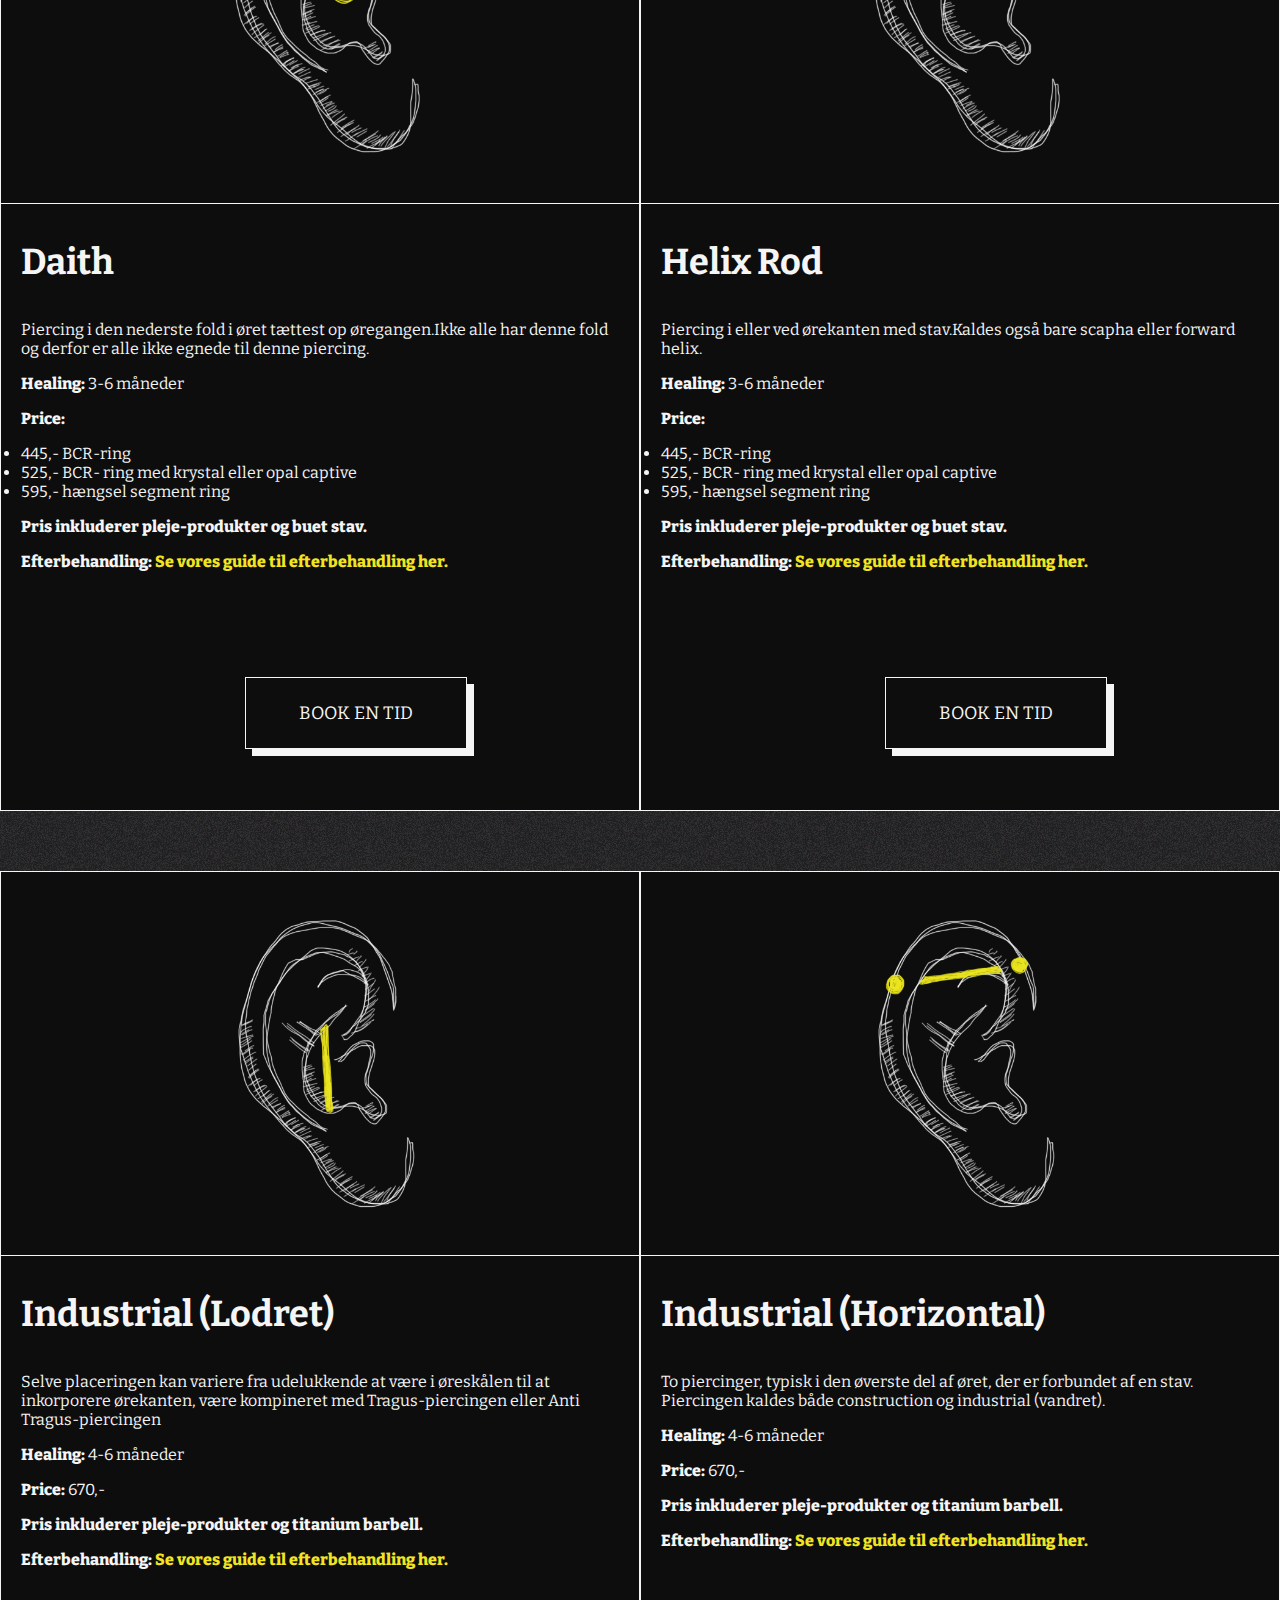
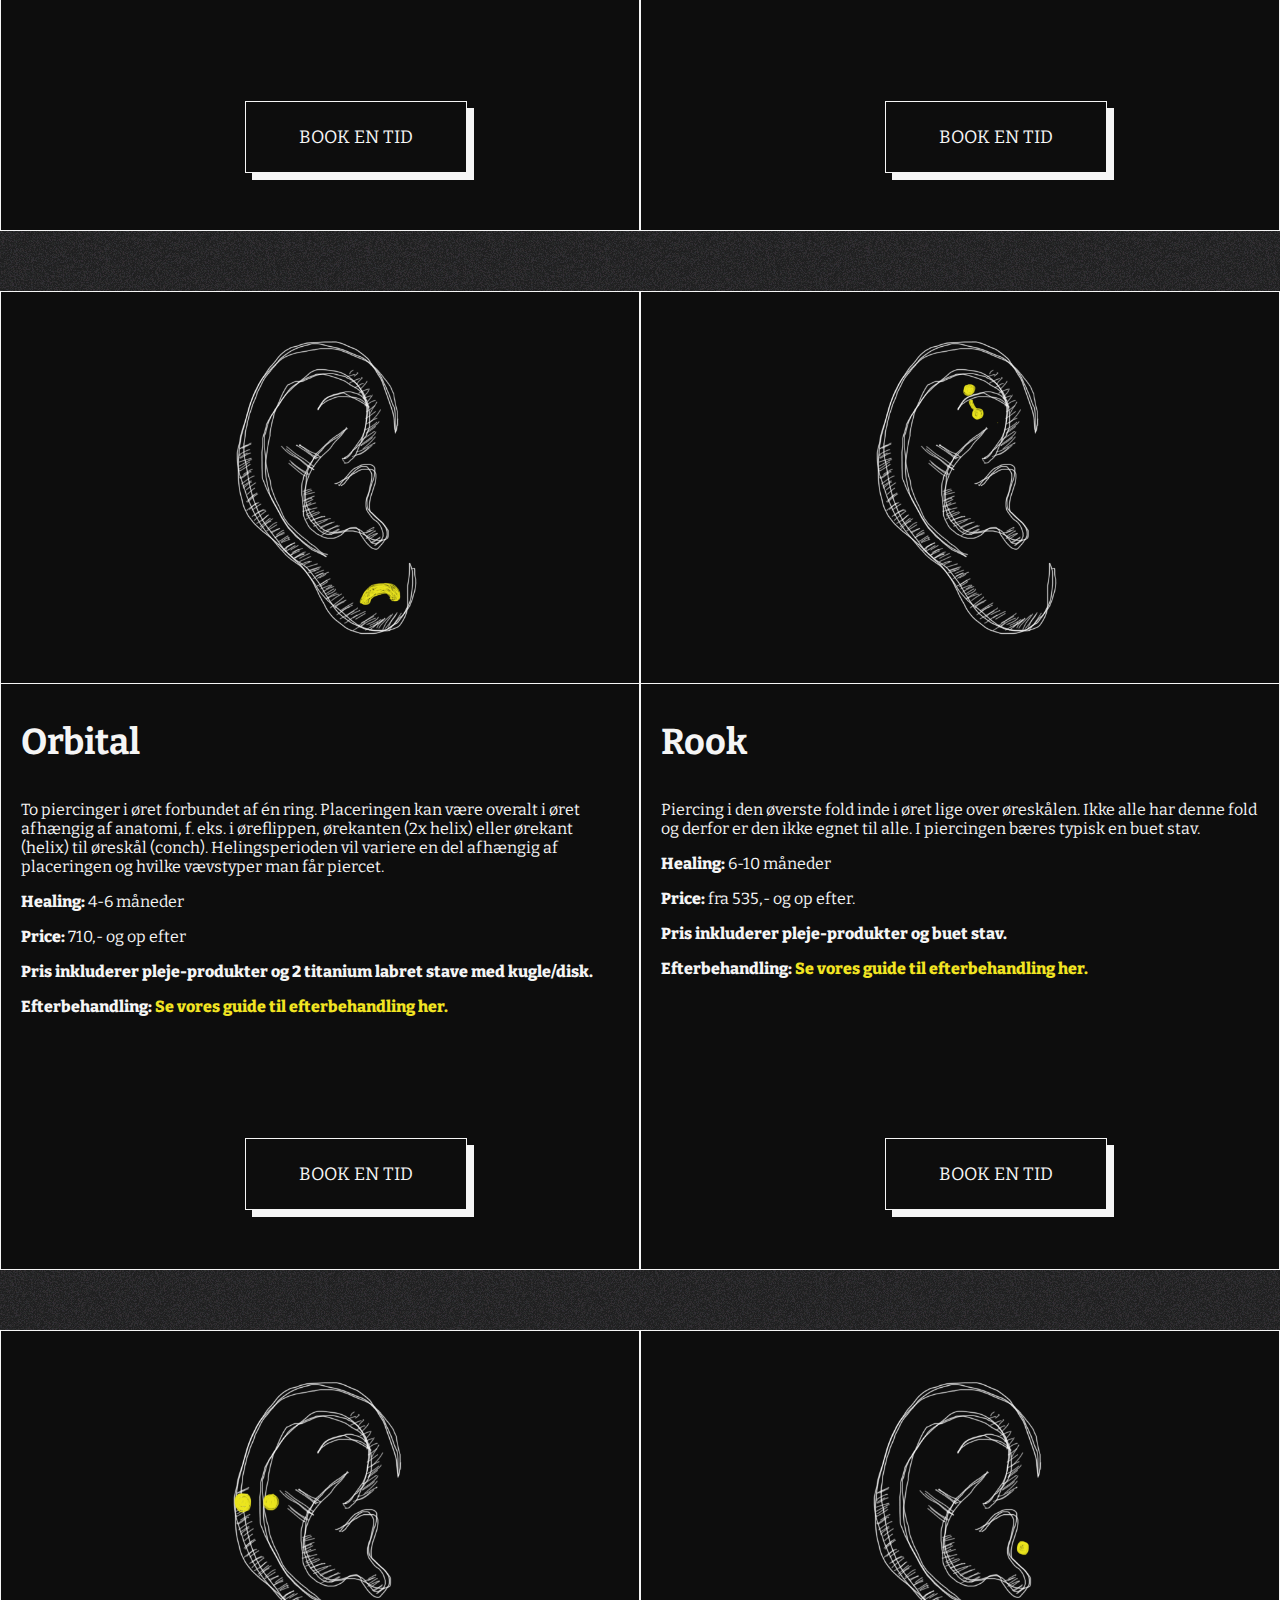
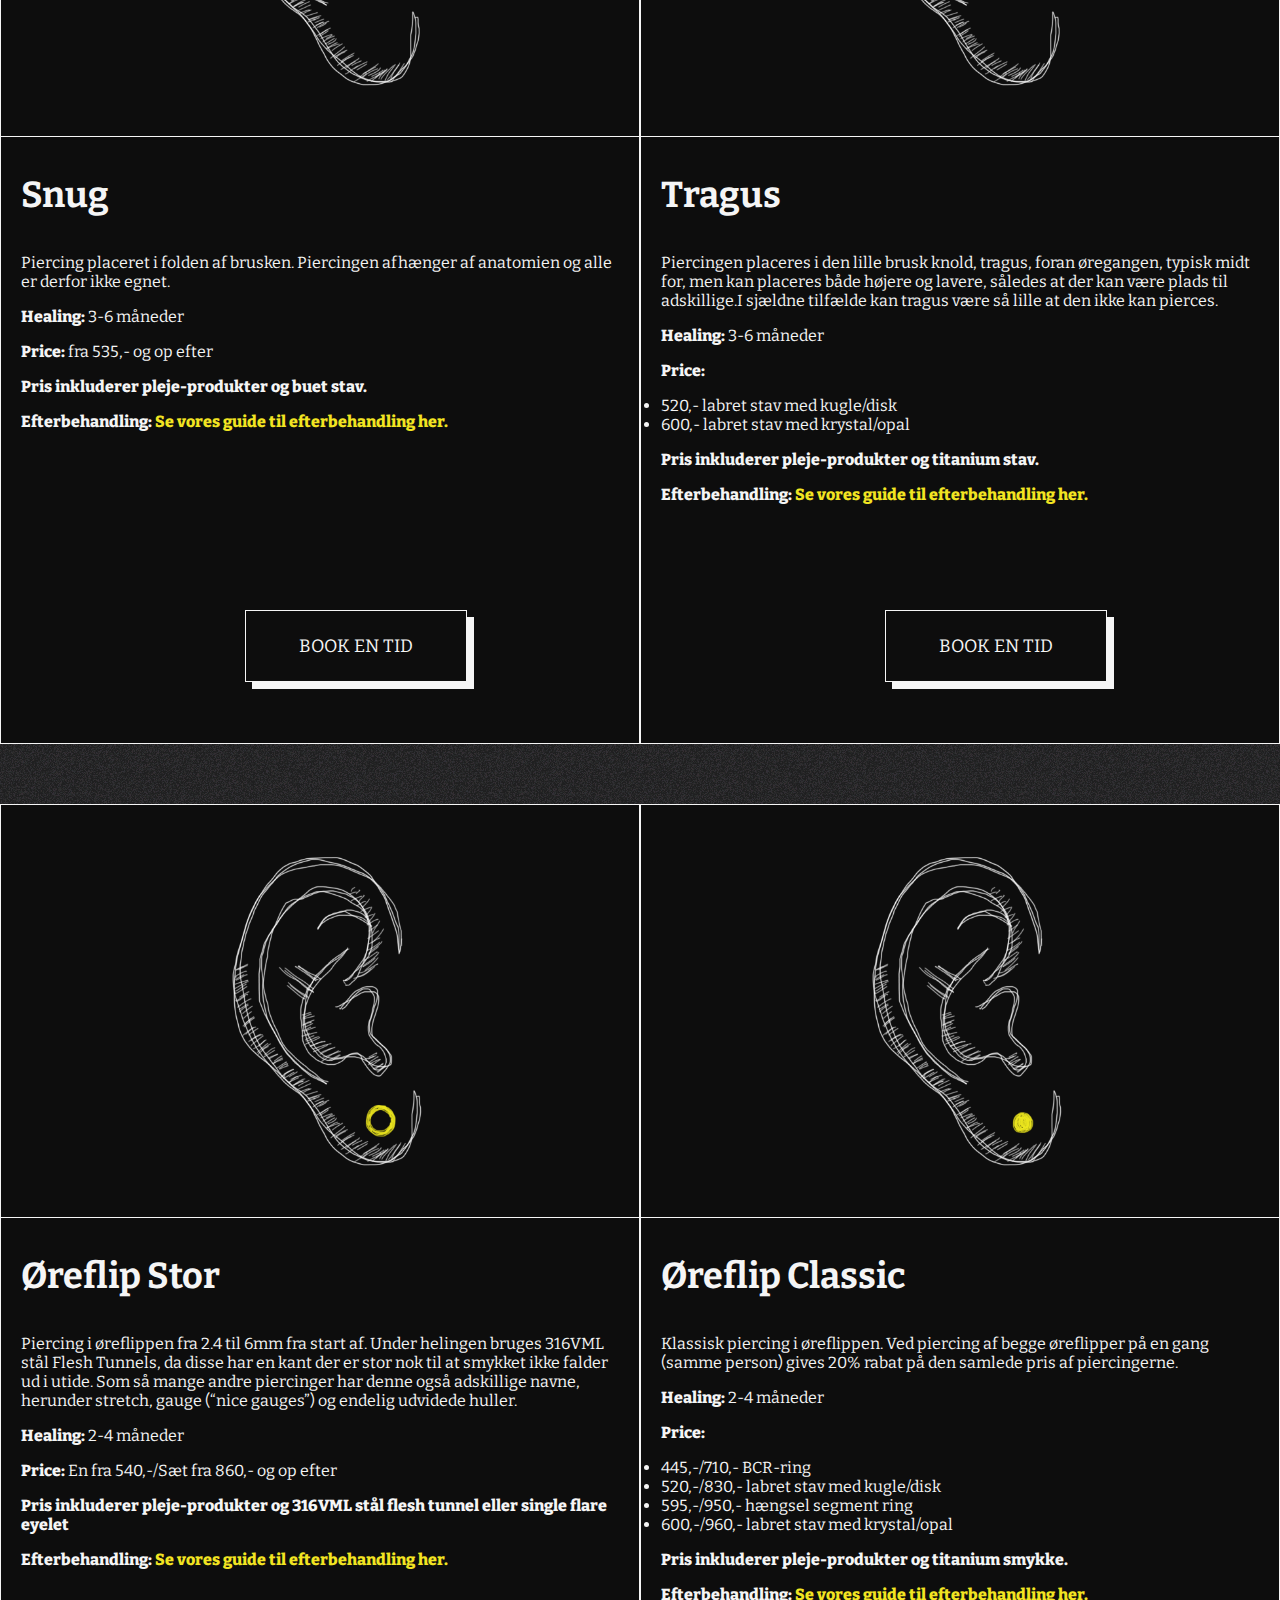
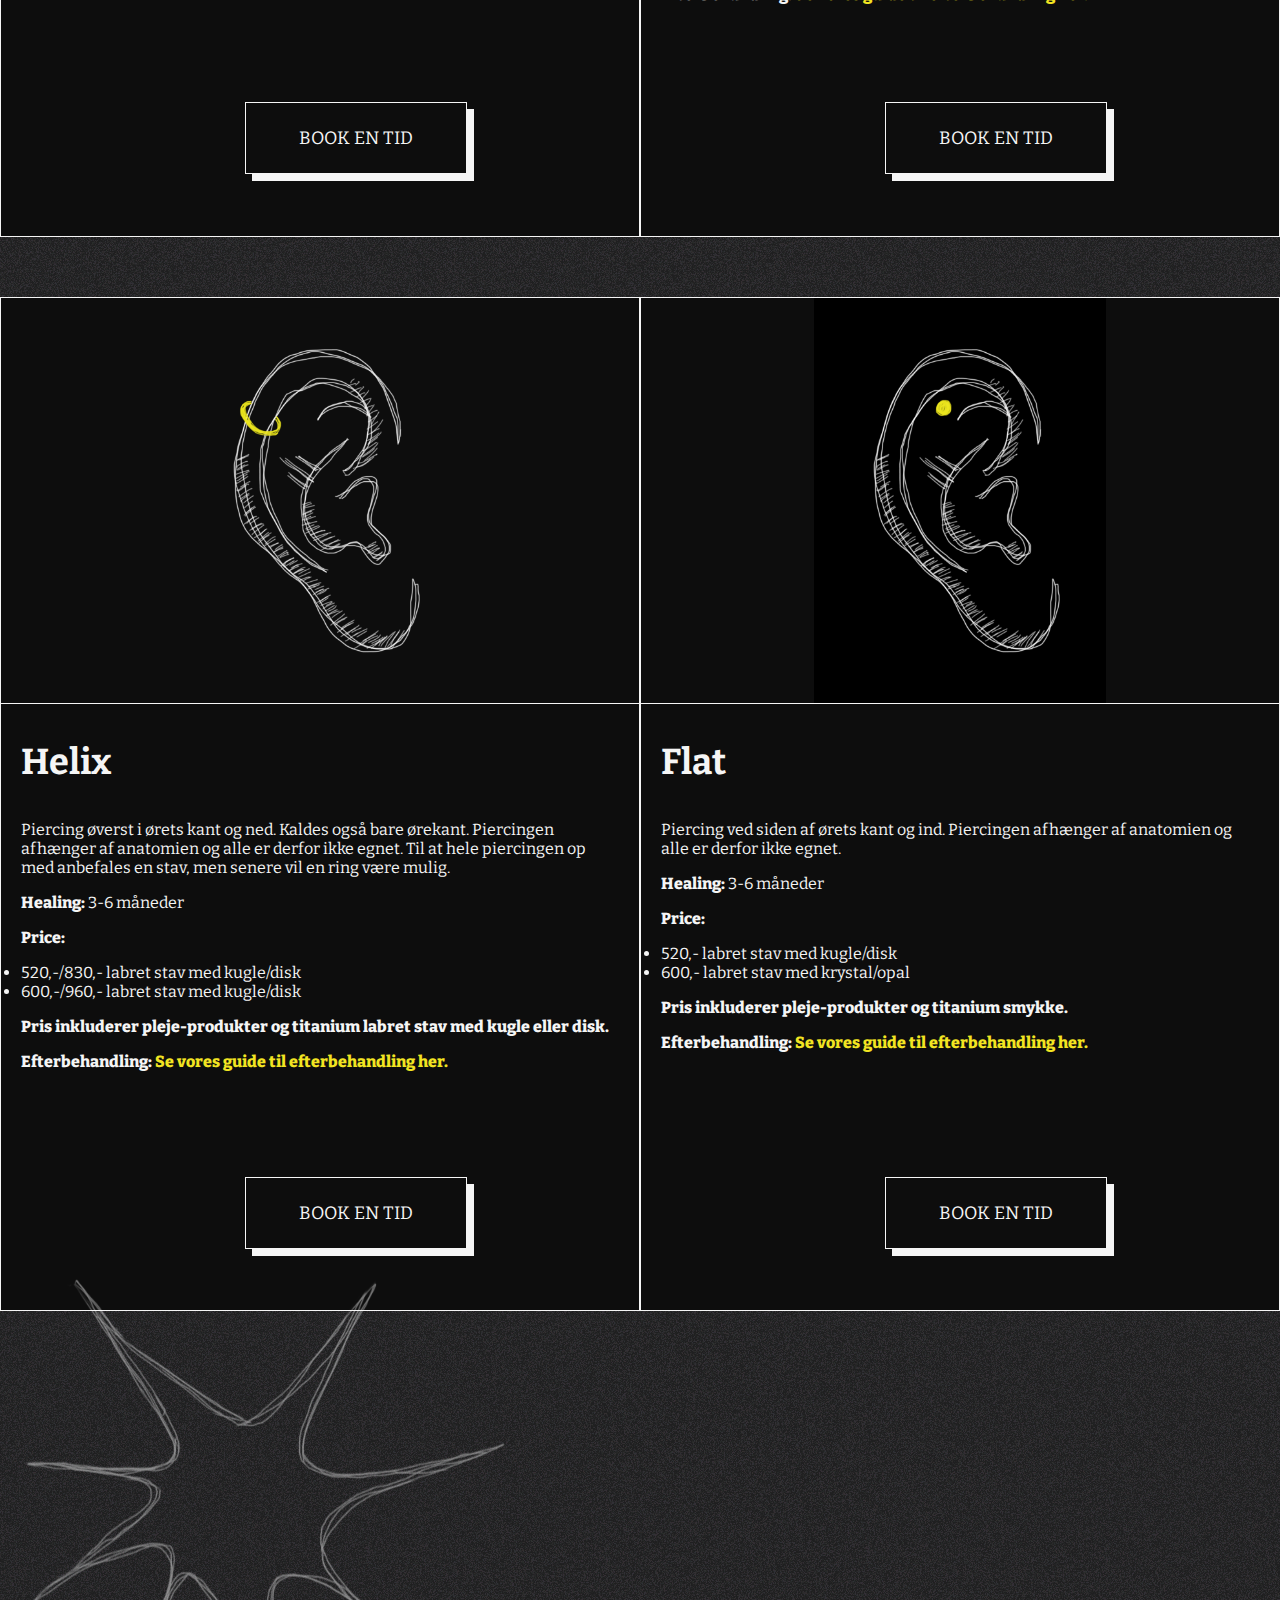
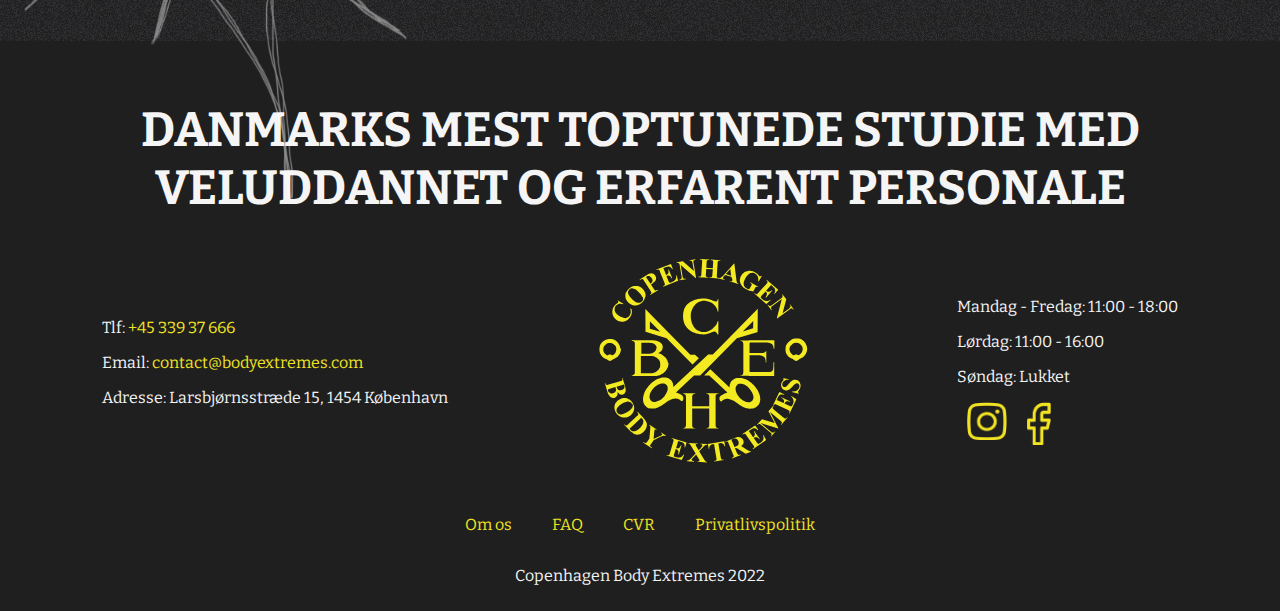
<file: ear.html>
<!DOCTYPE html>
<html lang="en">
<head>
    <meta charset="UTF-8">
    <meta http-equiv="X-UA-Compatible" content="IE=edge">
    <meta name="viewport" content="width=device-width, initial-scale=1.0">
    <script type="module" src="index.js"></script>
    <link rel="icon" type="image/x-icon" href="/images/Nosering-up.svg">
    <!-- Load an icon library to show a hamburger menu (bars) on small screens -->
    <link rel="stylesheet" href="https://cdnjs.cloudflare.com/ajax/libs/font-awesome/4.7.0/css/font-awesome.min.css">
    <link rel="preconnect" href="https://fonts.googleapis.com">
    <link rel="preconnect" href="https://fonts.gstatic.com" crossorigin>
    <link href="https://fonts.googleapis.com/css2?family=Bitter:wght@400;500;600;700&display=swap" rel="stylesheet">
    <link rel="stylesheet" href="styles.css">
    <title>CHBE Piercing overview</title>
</head>
<body>
    <header>
        <!--NAVBAR DESKTOP-->
        <div class="topnav" id="myTopnav">
            <a class="logo active" href="index.html"><img src="/images/logo_desktop.svg" alt="Logo"></a>
            <div class="dropdown">
                <a href="piercing_overview.html">Piercings</a>
                <div class="dropdown-content">
                    <a href="not_available.html">Piercing af børn</a>
                    <a href="not_available.html">Galleri</a>
                </div>
            </div>
            <div class="dropdown">
                <a href="bodymod.html">Body Modifications</a>
                <div class="dropdown-content">
                    <a href="not_available.html">Scarification</a>
                    <a url="http://suspension.dk/">Body Suspension</a>
                </div>
            </div>
            <a href="aftercare.html">Aftercare</a>
            <a href="">FAQ</a>
            <a href="about_us.html">Om os</a>
            <a href=""><button id="navbutton">Bestil en tid</button></a>
            <button class="burger_menu">
                <i class="fa fa-bars"></i>
            </button>
        </div>
        <!-- BURGER MENU MOBILE -->
        <div class="burger_container">
            <div class="dropdown_mobile">
                <a href="piercing_overview.html">Piercings</a>
                <div class="dropdown-content">
                    <a href="not_available.html">Piercing af børn</a>
                    <a href="not_available.html">Galleri</a>
                </div>
            </div>
            <div class="dropdown_mobile">
                <a href="bodymod.html">Body Modifications</a>
                <div class="dropdown-content">
                    <a href="not_available.html">Scarification</a>
                    <a url="http://suspension.dk/">Body Suspension</a>
                </div>
            </div>
            <a href="aftercare.html">Aftercare</a>
            <a href="">FAQ</a>
            <a href="about_us.html">Om os</a>
            <a href=""><button class="book-button">Bestil en tid</button></a>
        </div>
    </header>
    <main>
        <!-- BANNER -->
        <section class="banner-section">
            <div class="banner-container">
                <div class="banner">
                    <img class="first" src="/images/banner/Group.svg" alt="Piercing font banner">
                    <span class="break"></span>
                    <img src="/images/banner/Group.svg" alt="Piercing font banner">
                    <span class="break"></span>
                    <img src="/images/banner/Group.svg" alt="Piercing font banner">
                    <span class="break"></span>
                    <img src="/images/banner/Group.svg" alt="Piercing font banner">
                    <span class="break"></span>
                    <img src="/images/banner/Group.svg" alt="Piercing font banner">
                    <span class="break"></span>
                    <img src="/images/banner/Group.svg" alt="Piercing font banner">
                    <span class="break"></span>
                    <img src="/images/banner/Group.svg" alt="Piercing font banner">
                    <span class="break"></span>
                    <img src="/images/banner/Group.svg" alt="Piercing font banner">
                    <span class="break"></span>
                    <img src="/images/banner/Group.svg" alt="Piercing font banner">
                    <span class="break"></span>
                    <img src="/images/banner/Group.svg" alt="Piercing font banner">
                    <span class="break"></span>
                    <img src="/images/banner/Group.svg" alt="Piercing font banner">
                    <span class="break"></span>
                    <img src="/images/banner/Group.svg" alt="Piercing font banner">
                    <span class="break"></span>
                    <img src="/images/banner/Group.svg" alt="Piercing font banner">
                    <span class="break"></span>
                    <img src="/images/banner/Group.svg" alt="Piercing font banner">
                    <span class="break"></span>
                    <img src="/images/banner/Group.svg" alt="Piercing font banner">
                    <span class="break"></span>
                    <img src="/images/banner/Group.svg" alt="Piercing font banner">
                    <span class="break"></span>
                    <img src="/images/banner/Group.svg" alt="Piercing font banner">
                    <span class="break"></span>
                </div>
            </div>
        </section>
        <!-- PIERCING SECTION 1  -->
        <section>
            <div class="piercing-container">
                <div class="piercing-card">
                    <div class="piercing-card-img">
                        <img src="/images/Ears/antiTragus.png" alt="Anti Tragus piercing" >
                    </div>
                    <div class="piercing-card-content">
                        <h3>Anti tragus</h3>
                        <p>Piercing i den nederste bruskdel af øret over øreflippen</p>
                        <div>
                            <p> <span class="font-bold">Healing:</span> 3-6 måneder</p>
                            <p><span class="font-bold">Price:</span> fra 535,- og op efter</p>
                            <p class="font-bold">Pris inkluderer pleje-produkter og buet stav.</p>
                            <p class="font-bold">Efterbehandling: <a href="/aftercare.html" class="link-font">Se vores guide til efterbehandling her.</a></p>
                        </div>
                        <a href="/not_available.html"><button class="collection-button">Book en tid</button></a>
                    </div>
                </div>
                <div class="piercing-card">
                    <div class="piercing-card-img">
                        <img src="/images/Ears/Conch.png" alt="Conch Piercing">
                    </div>
                    <div class="piercing-card-content">
                        <h3>Conch</h3>
                        <p>Piercing i “øreskålen” opkaldt efter den latinske betegnelse concha. Placeringen kan være i hele skålen, men den har traditionel ligget i bunden af skålen.</p>
                        <div>
                            <p> <span class="font-bold">Healing:</span> 3-6 måneder</p>
                            <p><span class="font-bold">Price:</span> 
                                <li>445,- BCR-ring</li> 
                                <li>525,- BCR- ring med krystal eller opal captive</li>
                                <li>595,- hængsel segment ring</li>
                                </p>
                            <p class="font-bold">Pris inkluderer pleje-produkter og titanium stav.</p>
                            <p class="font-bold">Efterbehandling: <a href="/aftercare.html" class="link-font">Se vores guide til efterbehandling her.</a></p>
                        </div>
                        <a href="/not_available.html"><button class="collection-button">Book en tid</button></a>
                    </div>
                </div>
                <div class="piercing-card">
                    <div class="piercing-card-img">
                        <img src="/images/Ears/Daith.png" alt="Daith Piercing">
                    </div>
                    <div class="piercing-card-content">
                        <h3>Daith</h3>
                        <p>Piercing i den nederste fold i øret tættest op øregangen.Ikke alle har denne fold og derfor er alle ikke egnede til denne piercing.</p>
                        <div>
                            <p> <span class="font-bold">Healing:</span> 3-6 måneder</p>
                            <p><span class="font-bold">Price:</span> 
                                <li>445,- BCR-ring</li> 
                                <li>525,- BCR- ring med krystal eller opal captive</li>
                                <li>595,- hængsel segment ring</li>
                                </p>
                            <p class="font-bold">Pris inkluderer  pleje-produkter og buet stav.</p>
                            <p class="font-bold">Efterbehandling: <a href="/aftercare.html" class="link-font">Se vores guide til efterbehandling her.</a></p>
                        </div>
                        <a href="/not_available.html"><button class="collection-button">Book en tid</button></a>
                    </div>
                </div>
            
                <!-- PIERCING SECTION 2 -->
            
                <div class="piercing-card">
                    <div class="piercing-card-img">
                        <img src="/images/Ears/HelixRod.png" alt="Anti Tragus piercing" >
                    </div>
                    <div class="piercing-card-content">
                        <h3>Helix Rod</h3>
                        <p>​Piercing i eller ved ørekanten med stav.Kaldes også bare scapha eller forward helix.</p>
                        <div>
                            <p> <span class="font-bold">Healing:</span> 3-6 måneder</p>
                            <p><span class="font-bold">Price:</span> 
                                <li>445,- BCR-ring</li> 
                                <li>525,- BCR- ring med krystal eller opal captive</li>
                                <li>595,- hængsel segment ring</li>
                                </p>
                            <p class="font-bold">Pris inkluderer pleje-produkter og buet stav.</p>
                            <p class="font-bold">Efterbehandling: <a href="/aftercare.html" class="link-font">Se vores guide til efterbehandling her.</a></p>
                        </div>
                        <a href="/not_available.html"><button class="collection-button">Book en tid</button></a>
                    </div>
                </div>
                <div class="piercing-card">
                    <div class="piercing-card-img">
                        <img src="/images/Ears/IndustrialLodret.png" alt="Industrial Lodret Piercing">
                    </div>
                    <div class="piercing-card-content">
                        <h3>Industrial (Lodret)</h3>
                        <p>Selve placeringen kan variere fra udelukkende at være i øreskålen til at inkorporere ørekanten, være kompineret med Tragus-piercingen eller Anti Tragus-piercingen</p>
                        <div>
                            <p> <span class="font-bold">Healing:</span> 4-6 måneder</p>
                            <p><span class="font-bold">Price:</span> 670,- </p>
                            <p class="font-bold">Pris inkluderer pleje-produkter og titanium barbell.</p>
                            <p class="font-bold">Efterbehandling: <a href="/aftercare.html" class="link-font">Se vores guide til efterbehandling her.</a></p>
                        </div>
                        <a href="/not_available.html"><button class="collection-button">Book en tid</button></a>
                    </div>
                </div>
                <div class="piercing-card">
                    <div class="piercing-card-img">
                        <img src="/images/Ears/Industrialhorizontal.png" alt="Industrial horizontal Piercing">
                    </div>
                    <div class="piercing-card-content">
                        <h3>Industrial (Horizontal)</h3>
                        <p>To piercinger, typisk i den øverste del af øret, der er forbundet af en stav. Piercingen kaldes både construction og industrial (vandret).</p>
                        <div>
                            <p> <span class="font-bold">Healing:</span> 4-6 måneder</p>
                            <p><span class="font-bold">Price:</span> 670,- </p>
                            <p class="font-bold">Pris inkluderer  pleje-produkter og titanium barbell.</p>
                            <p class="font-bold">Efterbehandling: <a href="/aftercare.html" class="link-font">Se vores guide til efterbehandling her.</a></p>
                        </div>
                        <a href="/not_available.html"><button class="collection-button">Book en tid</button></a>
                    </div>
                </div>
            <!-- PIERCING SECTION 3 -->
           
                <div class="piercing-card">
                    <div class="piercing-card-img">
                        <img src="/images/Ears/orbital.png" alt="Orbital Piercing">
                    </div>
                    <div class="piercing-card-content">
                        <h3>Orbital</h3>
                        <p>To piercinger i øret forbundet af én ring. Placeringen kan være overalt i øret afhængig af anatomi, f. eks. i øreflippen, ørekanten (2x helix) eller ørekant (helix) til øreskål (conch). Helingsperioden vil variere en del afhængig af placeringen og hvilke vævstyper man får piercet.
                        </p>
                        <div>
                            <p> <span class="font-bold">Healing:</span> 4-6 måneder</p>
                            <p><span class="font-bold">Price:</span> 710,- og op efter</p>
                            <p class="font-bold">Pris inkluderer pleje-produkter og 2 titanium labret stave med kugle/disk.</p>
                            <p class="font-bold">Efterbehandling: <a href="/aftercare.html" class="link-font">Se vores guide til efterbehandling her.</a></p>
                        </div>
                        <a href="/not_available.html"><button class="collection-button">Book en tid</button></a>
                    </div>
                </div>

                <div class="piercing-card">
                    <div class="piercing-card-img">
                        <img src="/images/Ears/rook.png" alt="Rook Piercing">
                    </div>
                    <div class="piercing-card-content">
                        <h3>Rook</h3>
                        <p>Piercing i den øverste fold inde i øret lige over øreskålen. Ikke alle har denne fold og derfor er den ikke egnet til alle. I piercingen bæres typisk en buet stav.</p>
                        <div>
                            <p> <span class="font-bold">Healing:</span> 6-10 måneder</p>
                            <p><span class="font-bold">Price:</span> fra 535,- og op efter.</p>
                            <p class="font-bold">Pris inkluderer pleje-produkter og buet stav.</p>
                            <p class="font-bold">Efterbehandling: <a href="/aftercare.html" class="link-font">Se vores guide til efterbehandling her.</a></p>
                        </div>
                        <a href="/not_available.html"><button class="collection-button">Book en tid</button></a>
                    </div>
                </div>

                <div class="piercing-card">
                    <div class="piercing-card-img">
                        <img src="/images/Ears/snug.png" alt="Snug piercing" >
                    </div>
                    <div class="piercing-card-content">
                        <h3>Snug</h3>
                        <p>Piercing placeret ​i folden af brusken. Piercingen afhænger af anatomien og alle er derfor ikke egnet.</p>
                        <div>
                            <p> <span class="font-bold">Healing:</span> 3-6 måneder</p>
                            <p><span class="font-bold">Price:</span> fra 535,- og op efter</p>
                            <p class="font-bold">Pris inkluderer pleje-produkter og buet stav.</p>
                            <p class="font-bold">Efterbehandling: <a href="/aftercare.html" class="link-font">Se vores guide til efterbehandling her.</a></p>
                        </div>
                        <a href="/not_available.html"><button class="collection-button">Book en tid</button></a>
                    </div>
                </div>
           
            <!-- PIERCING SECTION 4 -->
            
                <div class="piercing-card">
                    <div class="piercing-card-img">
                        <img src="/images/Ears/Tragus.png" alt="Tragus piercing" >
                    </div>
                    <div class="piercing-card-content">
                        <h3>Tragus</h3>
                        <p>Piercingen placeres i den lille brusk knold, tragus, foran øregangen, typisk midt for, men kan placeres både højere og lavere, således at der kan være plads til adskillige.I sjældne tilfælde kan tragus være så lille at den ikke kan pierces.
                        </p>
                        <div>
                            <p> <span class="font-bold">Healing:</span> 3-6 måneder</p>
                            <p><span class="font-bold">Price:</span> 
                                <li>520,- labret stav med kugle/disk</li>   
                                <li>600,- labret stav med krystal/opal</li>
                            </p>
                            <p class="font-bold">Pris inkluderer pleje-produkter og titanium stav.</p>
                            <p class="font-bold">Efterbehandling: <a href="/aftercare.html" class="link-font">Se vores guide til efterbehandling her.</a></p>
                        </div>
                        <a href="/not_available.html"><button class="collection-button">Book en tid</button></a>
                    </div>
                </div>

                <div class="piercing-card">
                    <div class="piercing-card-img">
                        <img src="/images/Ears/øreflipStor.png" alt="Øreflip Stor Piercing">
                    </div>
                    <div class="piercing-card-content">
                        <h3>Øreflip Stor</h3>
                        <p>Piercing i øreflippen fra 2.4 til 6mm fra start af. Under helingen bruges 316VML stål Flesh Tunnels, da disse har en kant der er stor nok til at smykket ikke falder ud i utide. Som så mange andre piercinger har denne også adskillige navne, herunder stretch, gauge (“nice gauges”) og endelig udvidede huller.
                        </p>
                        <div>
                            <p> <span class="font-bold">Healing:</span> 2-4 måneder</p>
                            <p><span class="font-bold">Price:</span> En fra 540,-/Sæt fra 860,- og op efter</p>
                            <p class="font-bold">Pris inkluderer pleje-produkter og 316VML stål flesh tunnel eller single flare eyelet</p>
                            <p class="font-bold">Efterbehandling: <a href="/aftercare.html" class="link-font">Se vores guide til efterbehandling her.</a></p>
                        </div>
                        <a href="/not_available.html"><button class="collection-button">Book en tid</button></a>
                    </div>
                </div>
                <div class="piercing-card">
                    <div class="piercing-card-img">
                        <img src="/images/Ears/ørefliplille.png" alt="Øreflip Piercing">
                    </div>
                    <div class="piercing-card-content">
                        <h3>Øreflip Classic</h3>
                        <p>Klassisk piercing i øreflippen. Ved piercing af begge øreflipper på en gang (samme person) gives 20% rabat på den samlede pris af piercingerne.​​</p>
                        <div>
                            <p> <span class="font-bold">Healing:</span> 2-4 måneder</p>
                            <p><span class="font-bold">Price:</span>
                                <li>445,-/710,- BCR-ring</li>
                                <li>520,-/830,- labret stav med kugle/disk</li>
                                <li>595,-/950,- hængsel segment ring</li>
                                <li>600,-/960,- labret stav med krystal/opal</li>
                            </p>
                            <p class="font-bold">Pris inkluderer  pleje-produkter og titanium smykke.</p>
                            <p class="font-bold">Efterbehandling: <a href="/aftercare.html" class="link-font">Se vores guide til efterbehandling her.</a></p>
                        </div>
                        <a href="/not_available.html"><button class="collection-button">Book en tid</button></a>
                    </div>
                </div>
            
            <!-- PIERCING SECTION 5 -->
           
                <div class="piercing-card">
                    <div class="piercing-card-img">
                        <img src="/images/Ears/Helix.png" alt="Helix piercing" >
                    </div>
                    <div class="piercing-card-content">
                        <h3>Helix</h3>
                        <p>Piercing øverst i ørets kant og ned. Kaldes også bare ørekant. Piercingen afhænger af anatomien og alle er derfor ikke egnet. Til at hele piercingen op med anbefales en stav, men senere vil en ring være mulig.</p>
                        <div>
                            <p><span class="font-bold">Healing:</span> 3-6 måneder</p>
                            <p><span class="font-bold">Price:</span>
                                <li>520,-/830,- labret stav med kugle/disk</li>
                                <li>600,-/960,- labret stav med kugle/disk</li>
                            </p>
                            <p class="font-bold">Pris inkluderer pleje-produkter og titanium labret stav med kugle eller disk.</p>
                            <p class="font-bold">Efterbehandling: <a href="/aftercare.html" class="link-font">Se vores guide til efterbehandling her.</a></p>
                        </div>
                        <a href="/not_available.html"><button class="collection-button">Book en tid</button></a>
                    </div>
                </div>

                <div class="piercing-card">
                    <div class="piercing-card-img">
                        <img src="/images/Ears/flat.png" alt="Flat Piercing">
                    </div>
                    <div class="piercing-card-content">
                        <h3>Flat</h3>
                        <p>Piercing ved siden af ørets kant og ind. Piercingen afhænger af anatomien og alle er derfor ikke egnet.</p>
                        <div>
                            <p> <span class="font-bold">Healing:</span> 3-6 måneder</p>
                            <p><span class="font-bold">Price:</span> 
                                <li>520,- labret stav med kugle/disk</li>
                                <li>600,- labret stav med krystal/opal</li>
                            </p>
                            <p class="font-bold">Pris inkluderer pleje-produkter og titanium smykke.</p>
                            <p class="font-bold">Efterbehandling: <a href="/aftercare.html" class="link-font">Se vores guide til efterbehandling her.</a></p>
                        </div>
                        <a href="/not_available.html"><button class="collection-button">Book en tid</button></a>
                    </div>
                </div>
                <!-- <div class="piercing-card">
                    <div class="piercing-card-img">
                        <img src="/images/Ears/Daith.png" alt="Daith Piercing">
                    </div>
                    <div class="piercing-card-content">
                        <h3>Daith</h3>
                        <p>Piercing i den nederste fold i øret tættest op øregangen.Ikke alle har denne fold og derfor er alle ikke egnede til denne piercing.</p>
                        <div>
                            <p> <span class="font-bold">Healing:</span> 3-6 måneder</p>
                            <p><span class="font-bold">Price:</span> 445,- BCR-ring
                                525,- BCR- ring med krystal eller opal captive
                                595,- hængsel segment ring</p>
                            <p class="font-bold">Pris inkluderer  pleje-produkter og buet stav.</p>
                            <p class="font-bold">Efterbehandling: <a href="/aftercare.html" class="link-font">Se vores guide til efterbehandling her.</a></p>
                        </div>
                        <button></button>
                    </div>
                </div> -->
            </div>
        </section>

    </main>
    <!-- FOOTER START -->
    <footer class="footerlayout">
        <h2>Danmarks mest toptunede studie med veluddannet og erfarent personale</h2>
        <div class="footer">
            <div class="footer-contact">
                <p>Tlf: <a href="tel:+4533937666">+45 339 37 666</a></p>
                <p>Email: <a href="mailto:contact@bodyextremes.com">contact@bodyextremes.com</a></p> 
                <p>Adresse: Larsbjørnsstræde 15, 1454 København </p>
            </div>
            <div class="footer-logo">
                <img src="/images/logo_desktop_footer.svg" alt="Logo">
            </div>
            <div class="footer-right">
                <div  class="footer-openinghours">
                    <p>Mandag - Fredag: 11:00 - 18:00 </p>
                    <p>Lørdag: 11:00 - 16:00 </p>
                    <p>Søndag: Lukket</p>
                </div>
                <div class="social-container"> 
                  <img src="/images/insta.png" alt="Instagram Logo" height="38.5px" width="40px">
                  <img src="/images/Icon.png" alt="Facebook Logo" height="43px" width="24px">
                </div>
            </div>
        </div>
        <div class="footer-links">
            <p><a href="/about_us.html">Om os</a></p>
            <p><a href="/faq.html">FAQ</a></p>
            <p><a href="/not_available.html">CVR</a></p>
            <p><a href="/not_available.html">Privatlivspolitik</a></p>
        </div>
        <p>Copenhagen Body Extremes 2022</p>
    </footer>
</body>
</html>
</file>
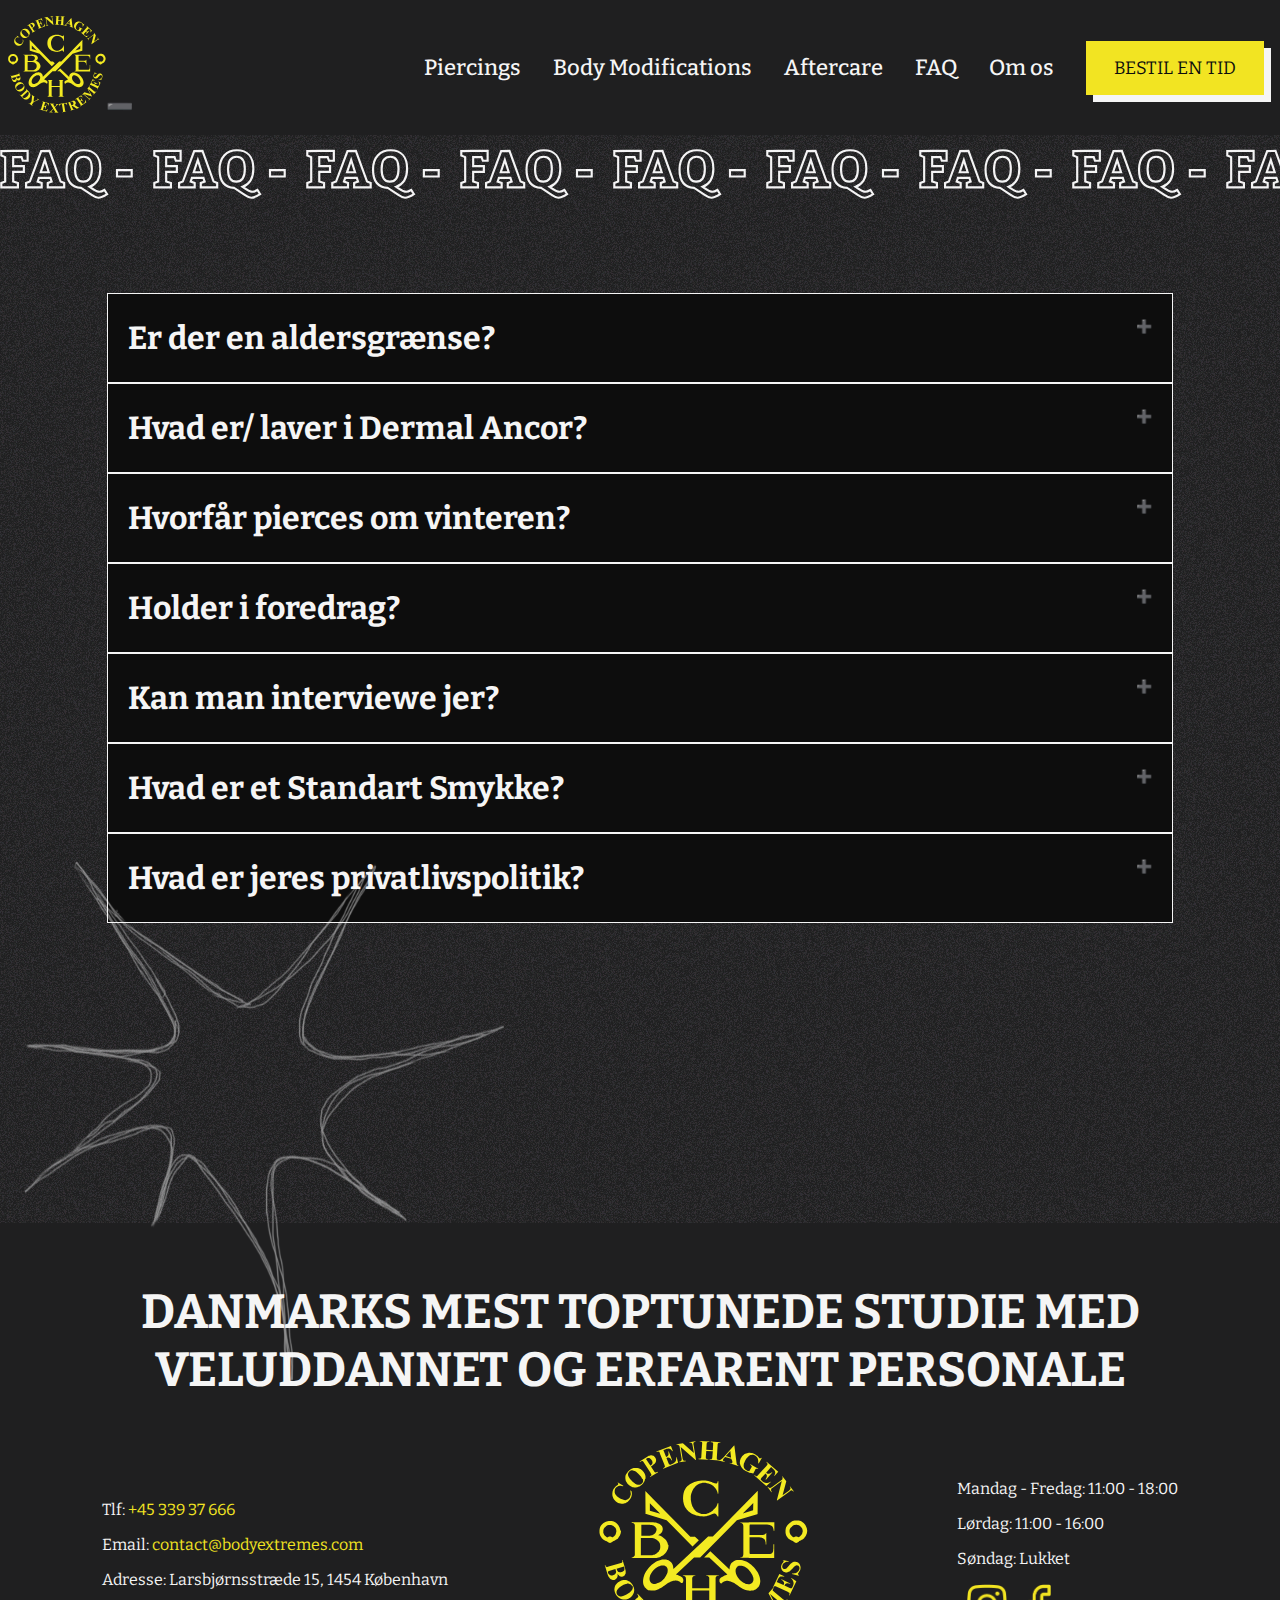
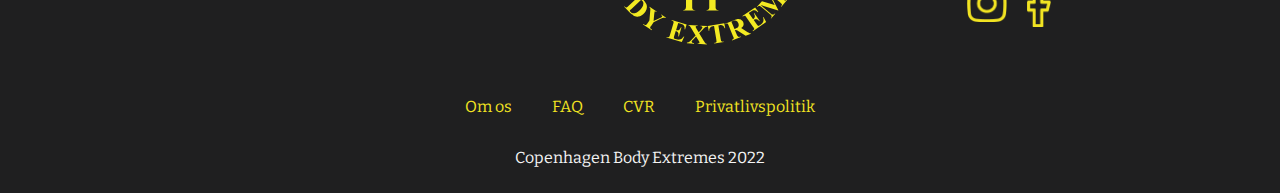
<file: faq.html>
<!DOCTYPE html>
<html lang="en">
<head>
    <meta charset="UTF-8">
    <meta http-equiv="X-UA-Compatible" content="IE=edge">
    <meta name="viewport" content="width=device-width, initial-scale=1.0">
    <script type="module" src="index.js"></script>
    <link rel="icon" type="image/x-icon" href="/images/Nosering-up.svg">
    <!-- Load an icon library to show a hamburger menu (bars) on small screens -->
    <link rel="stylesheet" href="https://cdnjs.cloudflare.com/ajax/libs/font-awesome/4.7.0/css/font-awesome.min.css">
    <link rel="preconnect" href="https://fonts.googleapis.com">
    <link rel="preconnect" href="https://fonts.gstatic.com" crossorigin>
    <link href="https://fonts.googleapis.com/css2?family=Bitter:wght@400;500;600;700&display=swap" rel="stylesheet">
    <link rel="stylesheet" href="styles.css">
    <title>CHBE Piercing overview</title>
</head>
<body>
    <header>
        <!--NAVBAR DESKTOP-->
        <div class="topnav" id="myTopnav">
            <a class="logo active" href="index.html"><img src="/images/logo_desktop.svg" alt="Logo"></a>
            <div class="dropdown">
                <a href="piercing_overview.html">Piercings</a>
                <div class="dropdown-content">
                    <a href="not_available.html">Piercing af børn</a>
                    <a href="not_available.html">Galleri</a>
                </div>
            </div>
            <div class="dropdown">
                <a href="bodymod.html">Body Modifications</a>
                <div class="dropdown-content">
                    <a href="not_available.html">Scarification</a>
                    <a url="http://suspension.dk/">Body Suspension</a>
                </div>
            </div>
            <a href="aftercare.html">Aftercare</a>
            <a href="">FAQ</a>
            <a href="about_us.html">Om os</a>
            <a href=""><button id="navbutton">Bestil en tid</button></a>
            <button class="burger_menu">
                <i class="fa fa-bars"></i>
            </button>
        </div>
        <!-- BURGER MENU MOBILE -->
        <div class="burger_container">
            <div class="dropdown_mobile">
                <a href="piercing_overview.html">Piercings</a>
                <div class="dropdown-content">
                    <a href="not_available.html">Piercing af børn</a>
                    <a href="not_available.html">Galleri</a>
                </div>
            </div>
            <div class="dropdown_mobile">
                <a href="bodymod.html">Body Modifications</a>
                <div class="dropdown-content">
                    <a href="not_available.html">Scarification</a>
                    <a url="http://suspension.dk/">Body Suspension</a>
                </div>
            </div>
            <a href="aftercare.html">Aftercare</a>
            <a href="">FAQ</a>
            <a href="about_us.html">Om os</a>
            <a href=""><button class="book-button">Bestil en tid</button></a>
        </div>
    </header>
    <main>
        <!-- BANNER SECTION -->
        <section class="banner-section">
            <div class="banner-container">
                <div class="banner">
                    <img class="first" src="/images/banner/Group-4.svg" alt="Piercing font banner">
                    <span class="break"></span>
                    <img src="/images/banner/Group-4.svg" alt="Piercing font banner">
                    <span class="break"></span>
                    <img src="/images/banner/Group-4.svg" alt="Piercing font banner">
                    <span class="break"></span>
                    <img src="/images/banner/Group-4.svg" alt="Piercing font banner">
                    <span class="break"></span>
                    <img src="/images/banner/Group-4.svg" alt="Piercing font banner">
                    <span class="break"></span>
                    <img src="/images/banner/Group-4.svg" alt="Piercing font banner">
                    <span class="break"></span>
                    <img src="/images/banner/Group-4.svg" alt="Piercing font banner">
                    <span class="break"></span>
                    <img src="/images/banner/Group-4.svg" alt="Piercing font banner">
                    <span class="break"></span>
                    <img src="/images/banner/Group-4.svg" alt="Piercing font banner">
                    <span class="break"></span>
                    <img src="/images/banner/Group-4.svg" alt="Piercing font banner">
                    <span class="break"></span>
                    <img src="/images/banner/Group-4.svg" alt="Piercing font banner">
                    <span class="break"></span>
                    <img src="/images/banner/Group-4.svg" alt="Piercing font banner">
                    <span class="break"></span>
                    <img src="/images/banner/Group-4.svg" alt="Piercing font banner">
                    <span class="break"></span>
                    <img src="/images/banner/Group-4.svg" alt="Piercing font banner">
                    <span class="break"></span>
                </div>
            </div>
        </section>

        <!-- FAQ DROPDOWN -->

        <section class="faq-container">
            <div class="faq-one">
                <!-- faq question -->
                <h1 class="faq-page">Er der en aldersgrænse?</h1>
                <!-- faq answer -->
                <div class="faq-body">
                    <p>I Danmark er der i øjeblikket ikke nogen lovgivning om piercinger, herunder en aldergrænse for hvornår man må blive piercet. Skønt vi de sidste 15 år aktivt hat arbejdet aktivt for at for (bare) minimal lovgivning på områder er det stadig en gråzone og derfor har vi, sammen med vores danske forening, Forenede Professionelle Piercere, udarbejdet nogle regler der blandt andet vedrører aldersgrænser indenfor vores fag.
                    </p>
                    <p>
                        - Vi har en aldersgrænse der siger 15 år for alle piercinger undtagen intim piercinger. 
                    </p>
                    <p>
                        - Hvis du er under 15 år SKAL du have en af dine forældre eller en værge med, der kan skrive under på at du er parat til at passe din piercing.
                    </p>
                    <p>
                        Vores regel er baseret på den seksuelle lavalder – den alder hvor personer på eget frivilligt initiativ kan vælge at have sex med et andet menneske – herunder de risici der er forbundet med dette. Denne holdning bliver støttet af den danske piercing forening Forenede Professionelle Piercere.
                        Slutteligt skal det siges at vi altid forbeholder os retten til at afvise folk vi ikke vurderer som “ved deres fulde seks”, folk hvor vi mener de ikke er klar til at blive eller passe deres piercing eller ikke er klar til at passe den pågældende piercing.
                    </p>
                    <p>
                        OBS: Drejer det sig om intim piercinger skal du være fyldt 18 år!
                    </p>
                </div>
            </div>
            <div class="faq-two">
                <!-- faq question -->
                <h1 class="faq-page">Hvad er/ laver i Dermal Ancor?</h1>
                <!-- faq answer -->
                <div class="faq-body">
                    <p>Kært barn mange navne. Hos os kalder vi denne typer piercing for 1 point piercinger, men den kaldes også dermal anchor og micro dermal – til tider forveksles den med skin diver smykket, hvor resultatet ligner, men hvor riskoen for udstødelse er større og man ikke kan skifte hovedet på denne type – i Copenhagen Body Extremes laver vi udelukkende 1 point piercinger, da disse fungere bedre rent helingsmæssigt og har større fleksibilitet, da man kan skifte selve hovedet der er synligt.
                    </p>
                    <p>
                        Proceduren ved en 1 point er magen til en normal piercing – der renses, mærkes op og der pierces med en nål – der er bare ikke noget udgangshul. Smykket placeres i lommen og det er det.
                    </p>
                    <p>
                        Der går mange rygter om at denne type piercing skal både laves og fjernes med skalpel, men dette er IKKE tilfældet.
                        Selve smykket består af et hovedet, der vil være synligt, en lille plade med huller i der ligger i lommen og endelig en stav der forbinder de to. Dimensionerne for smykket vil typisk være omkring 2x5mm.​
                    </p>
                    </p>
                </div>
            </div>
            <div class="faq-three">
                <!-- faq question -->
                <h1 class="faq-page">Hvorfår pierces om vinteren?</h1>
                <!-- faq answer -->
                <div class="faq-body">
                    <p>Størstedelen af vores kunder bliver piercet i sommermånederne, men tager man de rigtige forholdsregler er der mange fordele ved at bliver piercet i vintermånederne.
                    </p>
                    <p>
                        Sommerens lettere påklædning gør at man lægger mere mærke til andre folks piercinger og tatoveringer, men afhængig af hvordan man foretrækker at spendere sin sommer, kan man med fordel vælge at bliver piercet i vintermånederne.
                    </p>
                    <p>
                        Piercingen er bedre beskyttet og den øgede beklædning grundet vejret udenfor hjælper ikke alene med at holde temperaturen i området oppe, men beskytter også området og piercingen fra slag og fra at hænge fast i ting og sager – man skal selvfølgelig stadig være forsigtig, når du tager tøj af og på.
                    </p>
                    <p>
                        Badning og ture på strandenFor de flestes vedkommende er aktivitetsniveauet med badning væsentlig nedsat i vintermånederne og derfor er disse måneder netop idéele at blive piercet i.
                    </p>
                    <p>
                        Ved en ny piercing anbefaler vi at man venter 3 uger fra piercingen er lavet til man begynder at bade i sø-, hav- og klorvand, da vandet ikke er at betragte som rent (ved betegnelsen “Meget godt badevand” indeholder 100mL vand maksimalt 500 E. Coli bakterier1) – så med mindre du skal fejre jul i en swimmingpool med en eksotisk drink i hånden, så er dette et godt tidspunkt at blive piercet på. Endelig er risikoen for at få sandkorn og dets lignende i piercingen væsentligt reduceret.
                    </p>    
                </div>
            </div>
            <div class="faq-four">
                <!-- faq question -->
                <h1 class="faq-page">Holder i foredrag?</h1>
                <!-- faq answer -->
                <div class="faq-body">
                    <p>Det er muligt at hyre Muffe til foredrag om kropsudsmykning og lignende. Disse kan være alt fra en generel introduktion til faget, som mere specifikke emner som f. eks. kropsudsmykning i bz-miljøet i 80’er.
                        Ring til butikken og få en snak med Muffe om mulighederne.
                        </p>
                </div>
            </div>
            <div class="faq-five">
                <!-- faq question -->
                <h1 class="faq-page">Kan man interviewe jer?</h1>
                <!-- faq answer -->
                <div class="faq-body">
                    <p>I Copenhagen Body Extremes stiller vi gerne op til interviews, både journalister såvel som skoleprojekter – det eneste vi beder om er at I er ude i nogenlunde tid. 
                    </p>
                    <p>Ring ned i butikken og aftal nærmere.
                        Slutteligt skal det siges at til skoleprojekter og lignende svarer vi udelukkende mundligt på spørgsmål og IKKE pr. email – det er for tidskrævende!
                    </p>
            </div>
            <div class="faq-six">
                <!-- faq question -->
                <h1 class="faq-page">Hvad er et Standart Smykke?</h1>
                <!-- faq answer -->
                <div class="faq-body">
                    <p>
                        Nogle piercinger kræver et andet smykke i starten end hvad den pågældende piercing har brug for – derfor anvender vi i Copenhagen Body Extremes til tider et “standard smykke” – dette betyder at vi tilbyder at man gratis låner et smykke hos os – typisk pga. hævelse eller ændringer i vævet omkring piercingen – for at minimere potentielle komplikationer.
                    </p>
                    <p>Disse smykker vil altid være i titanium og passe til den pågældende piercing.
                        Hvis man ønsker noget andet end vores standard smykke, er dette absolut muligt mod en merpris. Spørg i butikken for flere detaljer.</p>
                </div>
            </div>
            <div class="faq-seven">
                <!-- faq question -->
                <h1 class="faq-page">Hvad er jeres privatlivspolitik?</h1>
                <!-- faq answer -->
                <div class="faq-body">
                    <p>Denne hjemmeside anvender cookies. I øjeblikket drejer det sig udelukkende om en enkelt, der sørger for at vores nyhedsbrevs tilmelding ikke popper op hver eneste gang du kommer forbi siden.
                        Hvis din browser automatisk sletter dine cookies med jævne mellemrum, kan du med fordel lave en undtagelse for denne cookie, så du slipper for vores pop-up.
                        </p>
                </div>
            </div>
        </section>
    </main>
    <!-- FOOTER START -->
    <footer class="footerlayout">
        <h2>Danmarks mest toptunede studie med veluddannet og erfarent personale</h2>
        <div class="footer">
            <div class="footer-contact">
                <p>Tlf: <a href="tel:+4533937666">+45 339 37 666</a></p>
                <p>Email: <a href="mailto:contact@bodyextremes.com">contact@bodyextremes.com</a></p> 
                <p>Adresse: Larsbjørnsstræde 15, 1454 København </p>
            </div>
            <div class="footer-logo">
                <img src="/images/logo_desktop_footer.svg" alt="Logo">
            </div>
            <div class="footer-right">
                <div  class="footer-openinghours">
                    <p>Mandag - Fredag: 11:00 - 18:00 </p>
                    <p>Lørdag: 11:00 - 16:00 </p>
                    <p>Søndag: Lukket</p>
                </div>
                <div class="social-container"> 
                  <img src="/images/insta.png" alt="Instagram Logo" height="38.5px" width="40px">
                  <img src="/images/Icon.png" alt="Facebook Logo" height="43px" width="24px">
                </div>
            </div>
        </div>
        <div class="footer-links">
            <p><a href="/about_us.html">Om os</a></p>
            <p><a href="/faq.html">FAQ</a></p>
            <p><a href="/not_available.html">CVR</a></p>
            <p><a href="/not_available.html">Privatlivspolitik</a></p>
        </div>
        <p>Copenhagen Body Extremes 2022</p>
    </footer>
</body>
</html>
</file>
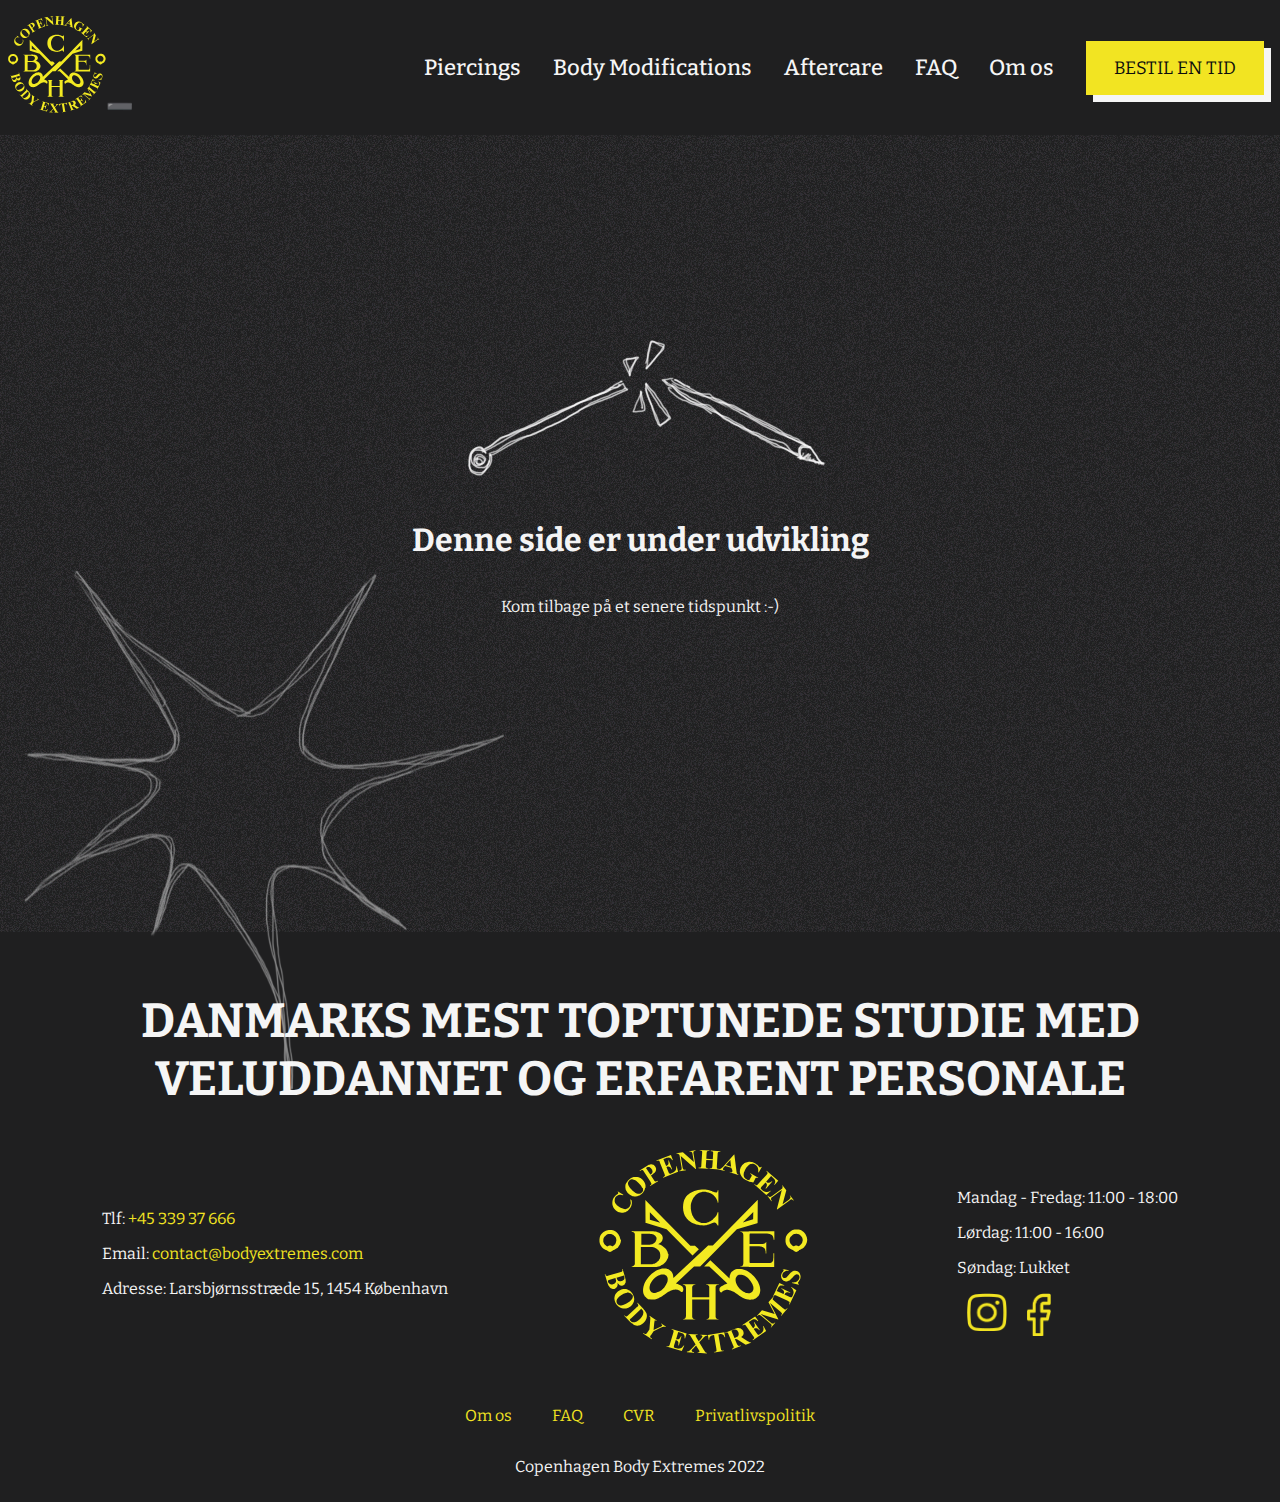
<file: not_available.html>
<!DOCTYPE html>
<html lang="en">
<head>
    <meta charset="UTF-8">
    <meta http-equiv="X-UA-Compatible" content="IE=edge">
    <meta name="viewport" content="width=device-width, initial-scale=1.0">
    <script type="module" src="index.js"></script>
    <!-- Load an icon library to show a hamburger menu (bars) on small screens -->
    <link rel="stylesheet" href="https://cdnjs.cloudflare.com/ajax/libs/font-awesome/4.7.0/css/font-awesome.min.css">
    <link rel="preconnect" href="https://fonts.googleapis.com">
    <link rel="preconnect" href="https://fonts.gstatic.com" crossorigin>
    <link href="https://fonts.googleapis.com/css2?family=Bitter:wght@400;500;600;700&display=swap" rel="stylesheet">
    <link rel="stylesheet" href="styles.css">
    <title>CHBE Piercing overview</title>
</head>
<body>
    <header>
        <!--NAVBAR DESKTOP-->
        <div class="topnav" id="myTopnav">
            <a class="logo active" href=""><img src="/images/logo_desktop.svg" alt="Logo"></a>
            <div class="dropdown">
                <a href="piercing_overview.html">Piercings</a>
                <div class="dropdown-content">
                    <a href="not_available.html">Piercing af børn</a>
                    <a href="not_available.html">Galleri</a>
                </div>
            </div>
            <div class="dropdown">
                <a href="bodymod.html">Body Modifications</a>
                <div class="dropdown-content">
                    <a href="not_available.html">Scarification</a>
                    <a href="http://suspension.dk/">Body Suspension</a>
                </div>
            </div>
            <a href="aftercare.html">Aftercare</a>
            <a href="">FAQ</a>
            <a href="about_us.html">Om os</a>
            <a href=""><button id="navbutton">Bestil en tid</button></a>
            <a href="javascript:void(0);" class="icon" onclick="myFunction()">
                <i class="fa fa-bars"></i>
            </a>
        </div>
    </header>
    <main>
        <div class="broken-page">
            <div>
                <img src="/images/broken.png" alt="Broken illustration of a needle">
            </div>
            <h1>Denne side er under udvikling</h1>
            <p>Kom tilbage på et senere tidspunkt :-)</p>
        </div>
    </main>
    <!-- FOOTER START -->
    <footer class="footerlayout">
        <h2>Danmarks mest toptunede studie med veluddannet og erfarent personale</h2>
        <div class="footer">
            <div class="footer-contact">
                <p>Tlf: <a href="tel:+4533937666">+45 339 37 666</a></p>
                <p>Email: <a href="mailto:contact@bodyextremes.com">contact@bodyextremes.com</a></p> 
                <p>Adresse: Larsbjørnsstræde 15, 1454 København </p>
            </div>
            <div class="footer-logo">
                <img src="/images/logo_desktop_footer.svg" alt="Logo">
            </div>
            <div class="footer-right">
                <div  class="footer-openinghours">
                    <p>Mandag - Fredag: 11:00 - 18:00 </p>
                    <p>Lørdag: 11:00 - 16:00 </p>
                    <p>Søndag: Lukket</p>
                </div>
                <div class="social-container"> 
                  <img src="/images/insta.png" alt="Instagram Logo" height="38.5px" width="40px">
                  <img src="/images/Icon.png" alt="Facebook Logo" height="43px" width="24px">
                </div>
            </div>
        </div>
        <div class="footer-links">
            <p><a href="/about_us.html">Om os</a></p>
            <p><a href="/faq.html">FAQ</a></p>
            <p><a href="/not_available.html">CVR</a></p>
            <p><a href="/not_available.html">Privatlivspolitik</a></p>
        </div>
        <p>Copenhagen Body Extremes 2022</p>
    </footer>
</body>
</html>
</file>
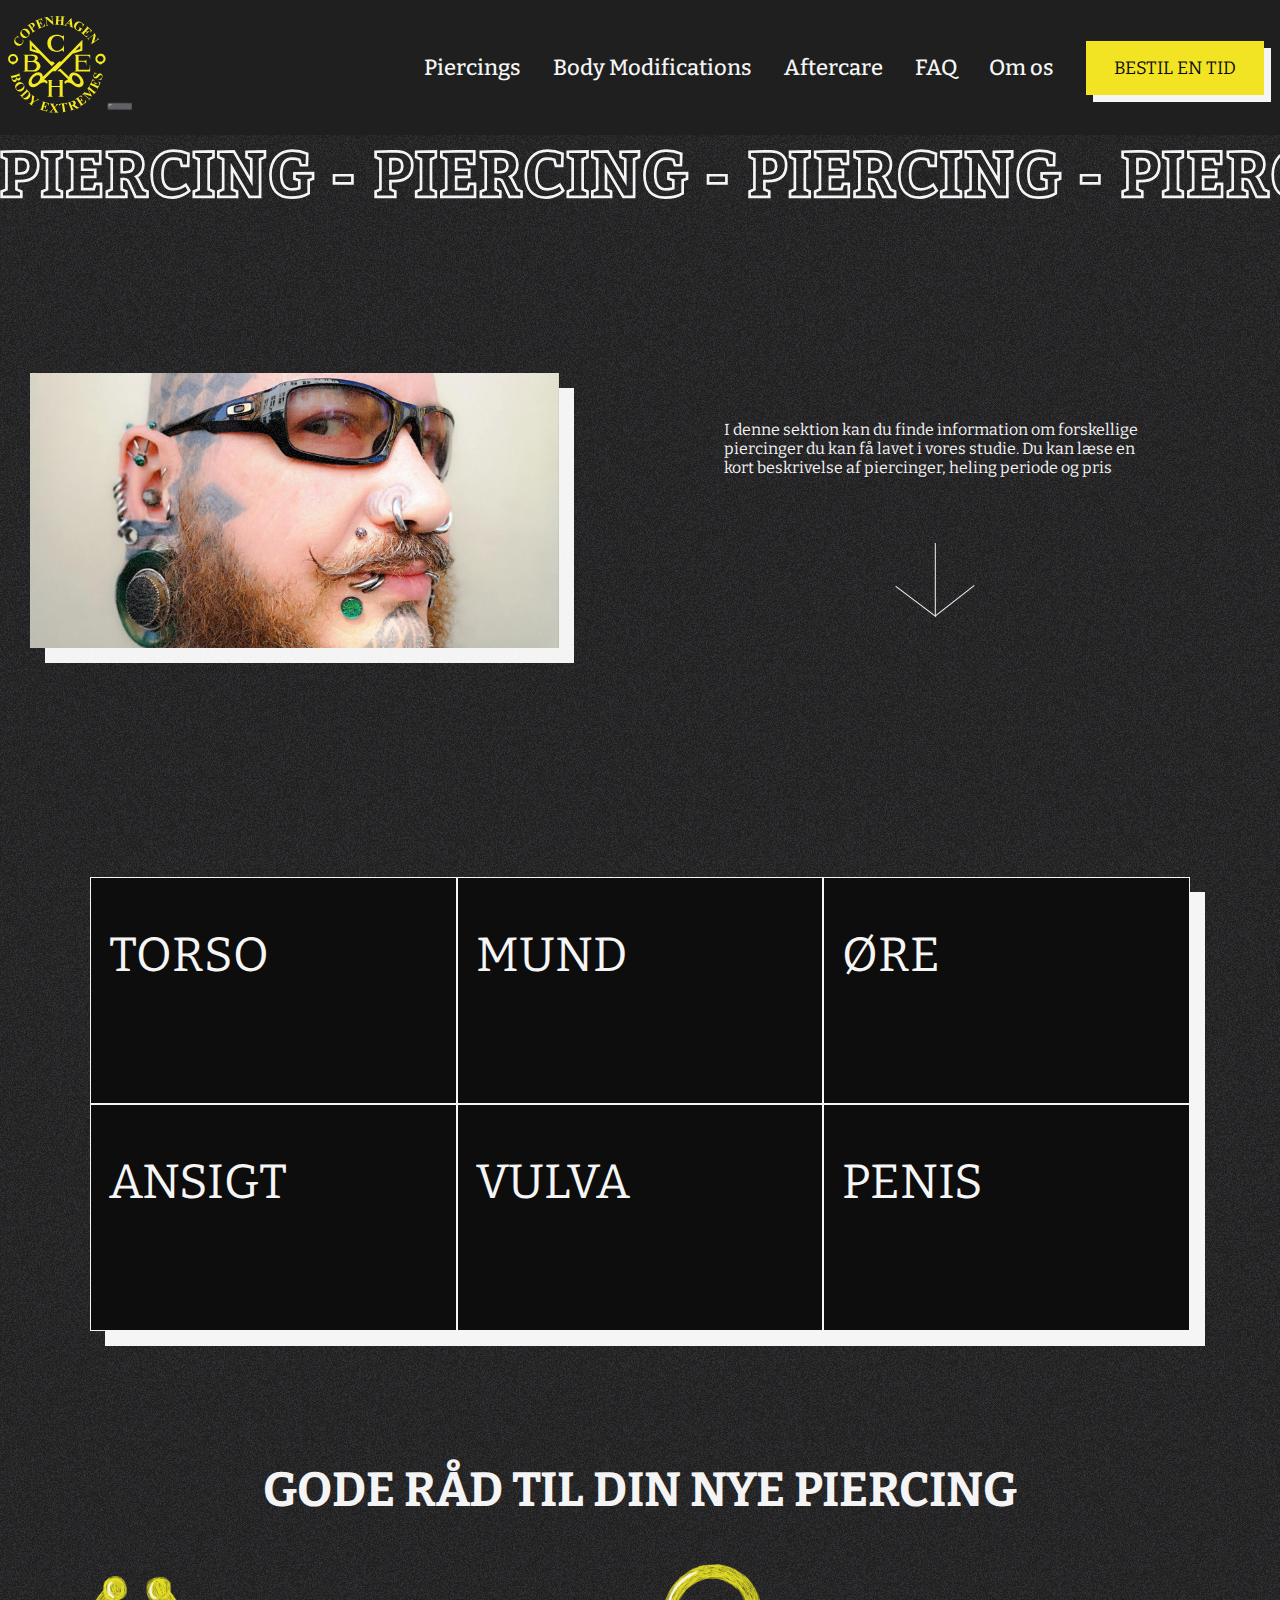
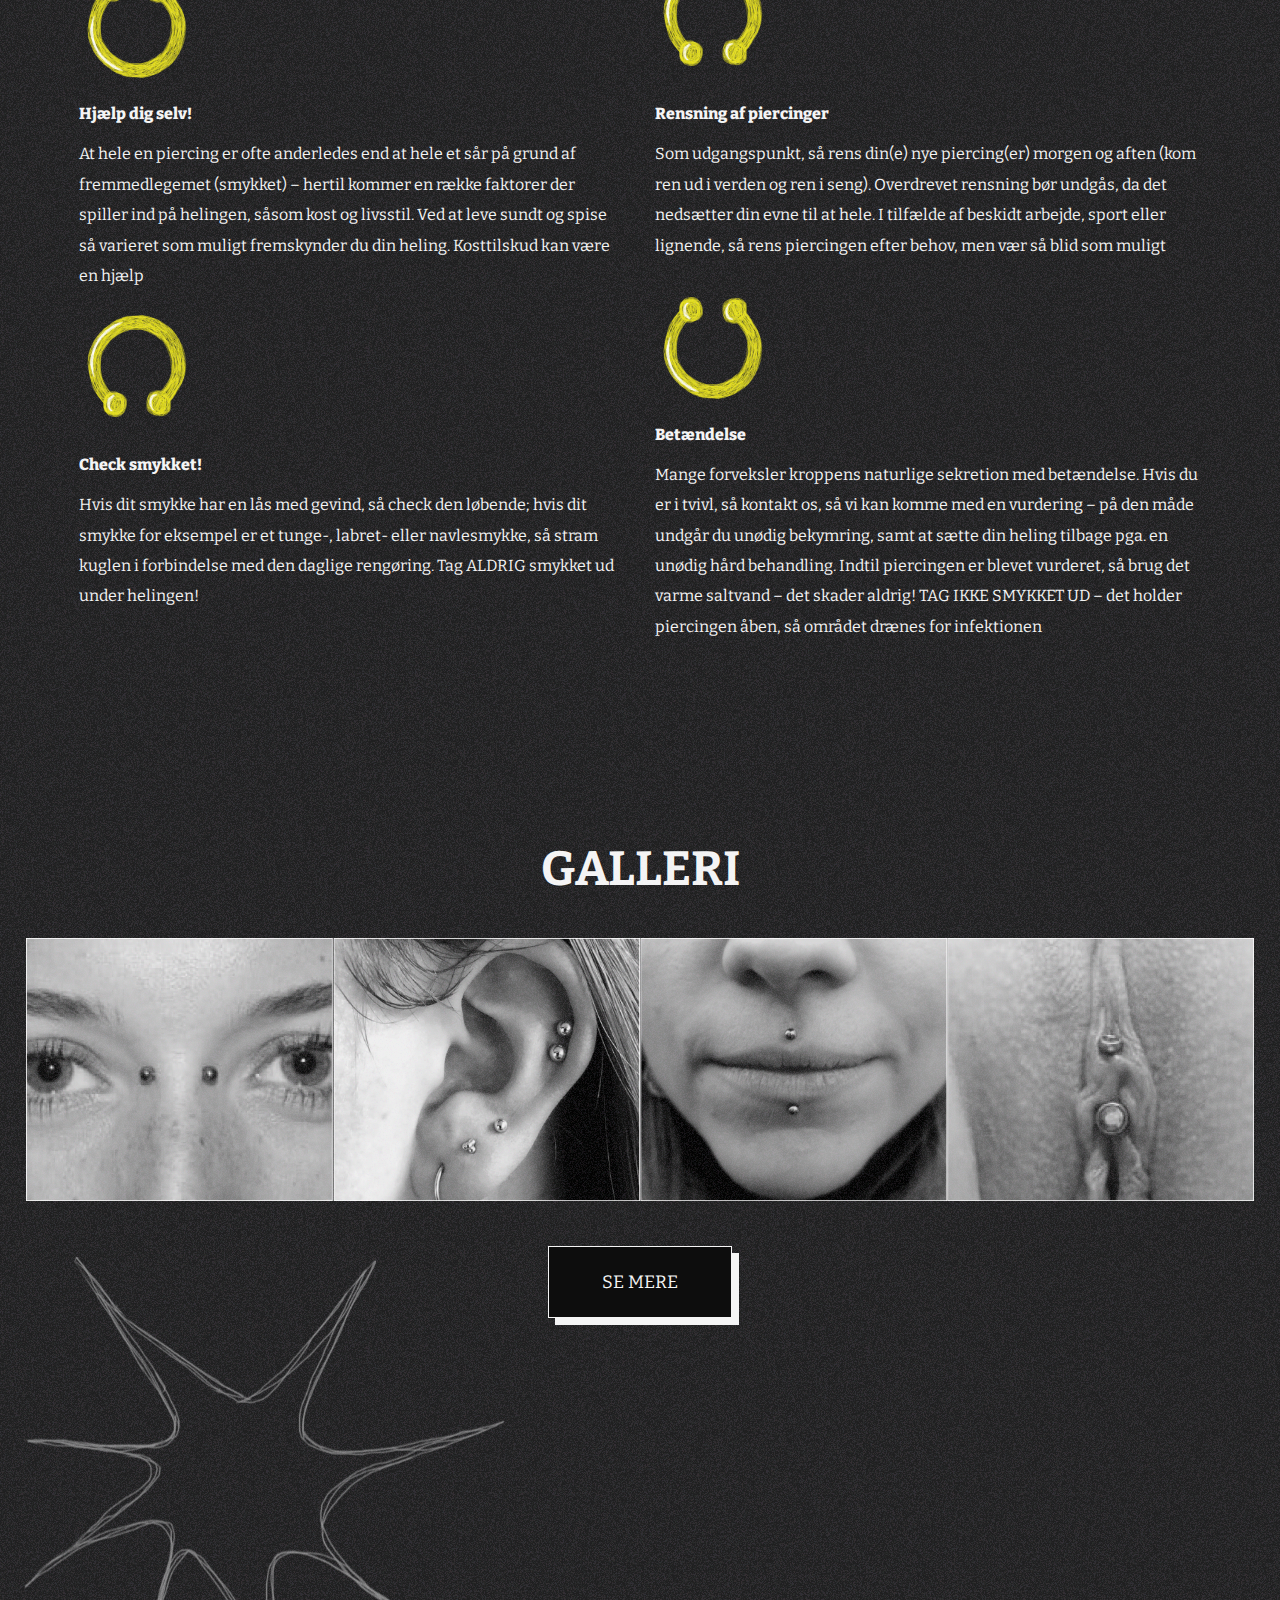
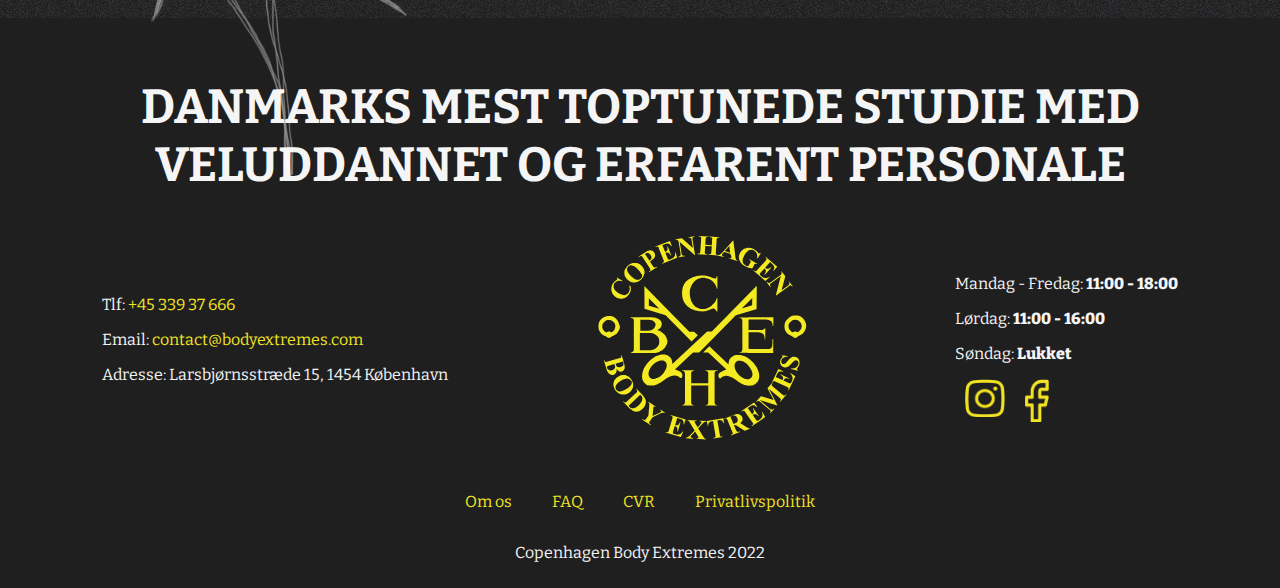
<file: piercing_overview.html>
<!DOCTYPE html>
<html lang="en">
<head>
    <meta charset="UTF-8">
    <meta http-equiv="X-UA-Compatible" content="IE=edge">
    <meta name="viewport" content="width=device-width, initial-scale=1.0">
    <script type="module" src="index.js"></script>
    <link rel="icon" type="image/x-icon" href="/images/Nosering-up.svg">
    <!-- Load an icon library to show a hamburger menu (bars) on small screens -->
    <link rel="stylesheet" href="https://cdnjs.cloudflare.com/ajax/libs/font-awesome/4.7.0/css/font-awesome.min.css">
    <link rel="preconnect" href="https://fonts.googleapis.com">
    <link rel="preconnect" href="https://fonts.gstatic.com" crossorigin>
    <link href="https://fonts.googleapis.com/css2?family=Bitter:wght@400;500;600;700&display=swap" rel="stylesheet">
    <link rel="stylesheet" href="styles.css">
    <title>CHBE Piercing overview</title>
</head>
<body>
    <header>
        <!--NAVBAR DESKTOP-->
        <div class="topnav" id="myTopnav">
            <a class="logo active" href="/index.html"><img src="/images/logo_desktop.svg" alt="Logo"></a>
            <div class="dropdown">
                <a href="piercing_overview.html">Piercings</a>
                <div class="dropdown-content">
                    <a href="not_available.html">Piercing af børn</a>
                    <a href="not_available.html">Galleri</a>
                </div>
            </div>
            <div class="dropdown">
                <a href="bodymod.html">Body Modifications</a>
                <div class="dropdown-content">
                    <a href="not_available.html">Scarification</a>
                    <a url="http://suspension.dk/">Body Suspension</a>
                </div>
            </div>
            <a href="aftercare.html">Aftercare</a>
            <a href="/faq.html">FAQ</a>
            <a href="about_us.html">Om os</a>
            <a href=""><button id="navbutton">Bestil en tid</button></a>
            <button class="burger_menu">
                <i class="fa fa-bars"></i>
            </button>
        </div>
        <!-- BURGER MENU MOBILE -->
        <div class="burger_container">
            <div class="dropdown_mobile">
                <a href="piercing_overview.html">Piercings</a>
                <div class="dropdown-content">
                    <a href="not_available.html">Piercing af børn</a>
                    <a href="not_available.html">Galleri</a>
                </div>
            </div>
            <div class="dropdown_mobile">
                <a href="bodymod.html">Body Modifications</a>
                <div class="dropdown-content">
                    <a href="not_available.html">Scarification</a>
                    <a url="http://suspension.dk/">Body Suspension</a>
                </div>
            </div>
            <a href="aftercare.html">Aftercare</a>
            <a href="/faq.html">FAQ</a>
            <a href="about_us.html">Om os</a>
            <a href=""><button class="book-button">Bestil en tid</button></a>
        </div>
    </header>
    <main>
        <section class="banner-section">
            <div class="banner-container">
                <div class="banner">
                    <img class="first" src="/images/piercing-banner.svg" alt="Piercing font banner">
                    <span class="break"></span>
                    <img src="/images/piercing-banner.svg" alt="Piercing font banner">
                    <span class="break"></span>
                    <img src="/images/piercing-banner.svg" alt="Piercing font banner">
                    <span class="break"></span>
                    <img src="/images/piercing-banner.svg" alt="Piercing font banner">
                    <span class="break"></span>
                    <img src="/images/piercing-banner.svg" alt="Piercing font banner">
                    <span class="break"></span>
                    <img src="/images/piercing-banner.svg" alt="Piercing font banner">
                    <span class="break"></span>
                    <img src="/images/piercing-banner.svg" alt="Piercing font banner">
                    <span class="break"></span>
                    <img src="/images/piercing-banner.svg" alt="Piercing font banner">
                    <span class="break"></span>
                    <img src="/images/piercing-banner.svg" alt="Piercing font banner">
                    <span class="break"></span>
                    <img src="/images/piercing-banner.svg" alt="Piercing font banner">
                    <span class="break"></span>
                    <img src="/images/piercing-banner.svg" alt="Piercing font banner">
                    <span class="break"></span>
                    <img src="/images/piercing-banner.svg" alt="Piercing font banner">
                    <span class="break"></span>
                    <img src="/images/piercing-banner.svg" alt="Piercing font banner">
                    <span class="break"></span>
                    <img src="/images/piercing-banner.svg" alt="Piercing font banner">
                    <span class="break"></span>
                </div>
            </div>
        </section>
        
        <section>
            <div class="hero">
                <div class="hero-img">
                    <img src="/images/muffe.png" alt="Image of Muffe, owner of the shop" width="100%">
                </div>
                <div class="hero-right">
                    <p>I denne sektion kan du finde information om forskellige piercinger du kan få lavet i vores studie. Du kan læse en kort beskrivelse af piercinger, heling periode og pris</p>
                    <div class="hero-arrow">
                        <img src="/images/arrow_bigger.svg" alt="Arrow pointing down">
                    </div>
                </div>
            </div>
        </section>

        <!-- PIERCING MENU START -->
        <div class="piercing-menu">
            <a href="/ear.html" class="navigation-tile">
                <div class="navigation-font">
                    <p>Torso</p>
                </div>
            </a>
            <a href="/ear.html" class="navigation-tile">
                <div class="navigation-font">
                    <p>Mund</p>
                </div>
            </a>
            <a href="ear.html" class="navigation-tile">
                <div class="navigation-font">
                    <p>Øre</p>
                </div>
            </a>
            <a href="/ear.html" class="navigation-tile">
                <div class="navigation-font">
                    <p>Ansigt</p>
                </div>
            </a>
            <a href="/ear.html" class="navigation-tile">
                <div class="navigation-font">
                    <p>Vulva</p>
                </div>
            </a>
            <a href="/ear.html" class="navigation-tile">
                <div class="navigation-font">
                    <p>Penis</p>
                </div>
            </a>
        </div>

       <section>
            <div class="tips-container">
                <h2>Gode råd til din nye piercing</h2>
                <div class="fact-container">
                    <div class="factbox1">
                        <div class="fact1">
                            <img src="/images/Nosering-up.svg" alt="Piercing illustration">
                            <p class="font-bold">Hjælp dig selv!</p>
                            <p class="body-text">At hele en piercing er ofte anderledes end at hele et sår på grund af fremmedlegemet (smykket) – hertil kommer en række faktorer der spiller ind på helingen, såsom kost og livsstil. Ved at leve sundt og spise så varieret som muligt fremskynder du din heling. Kosttilskud kan være en hjælp</p>
                        </div>
                        <div class="fact2">
                            <img src="/images/Ring.svg" alt="Piercing illustration">
                            <p class="font-bold">Check smykket!</p>
                            <p class="body-text">Hvis dit smykke har en lås med gevind, så check den løbende; hvis dit smykke for eksempel er et tunge-, labret- eller navlesmykke, så stram kuglen i forbindelse med den daglige rengøring. Tag ALDRIG smykket ud under helingen!</p>
                        </div>
                    </div>
                    <div class="factbox2">
                        <div class="fact3">
                            <img src="/images/Ring.svg" alt="Piercing illustration">
                            <p class="font-bold">Rensning af piercinger</p>
                            <p class="body-text">Som udgangspunkt, så rens din(e) nye piercing(er) morgen og aften (kom ren ud i verden og ren i seng). Overdrevet rensning bør undgås, da det nedsætter din evne til at hele. I tilfælde af beskidt arbejde, sport eller lignende, så rens piercingen efter behov, men vær så blid som muligt
                            </p>
                        </div>
                        <div class="fact4">
                            <img src="/images/Nosering-up.svg" alt="Piercing illustration">
                            <p class="font-bold">​Betændelse</p>
                            <p class="body-text">Mange forveksler kroppens naturlige sekretion med betændelse. Hvis du er i tvivl, så kontakt os, så vi kan komme med en vurdering – på den måde undgår du unødig bekymring, samt at sætte din heling tilbage pga. en unødig hård behandling.
                                Indtil piercingen er blevet vurderet, så brug det varme saltvand – det skader aldrig! TAG IKKE SMYKKET UD – det holder piercingen åben, så området drænes for infektionen</p>
                        </div>
                    </div>
                </div>
            </div>
        </section>

       <div class="gallery-container">
        <h2>Galleri</h2>
        <div class="gallery-box">
            <img src="/images/face-piercing 1.png" alt="Image of face piercing">
            <img src="/images/ear-piercing.png" alt="Image of ear piercing">
            <img src="/images/lip-piercing.png" alt="Image of lip piercing">
            <img src="/images/intim-piercing.png" alt="Image of intim piercing">
        </div>
        <a href="/not_available.html"><button class="collection-button" id="gallery-button">Se mere</button></a>
    </div>
    </main>

    <!-- FOOTER START -->
    <footer class="footerlayout">
        <h2>Danmarks mest toptunede studie med veluddannet og erfarent personale</h2>
        <div class="footer">
            <div class="footer-contact">
                <p>Tlf: <a href="tel:+4533937666">+45 339 37 666</a></p>
                <p>Email: <a href="mailto:contact@bodyextremes.com">contact@bodyextremes.com</a></p> 
                <p>Adresse: Larsbjørnsstræde 15, 1454 København </p>
            </div>
            <div class="footer-logo">
                <img src="/images/logo_desktop_footer.svg" alt="Logo">
            </div>
            <div class="footer-right">
                <div class="footer-openinghours">
                    <p>Mandag - Fredag: <span class="font-bold"> 11:00 - 18:00</span></p>
                    <p> Lørdag: <span class="font-bold"> 11:00 - 16:00</span></p>
                    <p>Søndag: <span class="font-bold"> Lukket</span></p>
                </div>
                <div class="social-container"> 
                  <img src="/images/insta.png" alt="Instagram Logo" height="38.5px" width="40px">
                  <img src="/images/Icon.png" alt="Facebook Logo" height="43px" width="24px">
                </div>
            </div>
        </div>
        <div class="footer-links">
            <p><a href="/about_us.html">Om os</a></p>
            <p><a href="/faq.html">FAQ</a></p>
            <p><a href="/not_available.html">CVR</a></p>
            <p><a href="/not_available.html">Privatlivspolitik</a></p>
        </div>
        <p>Copenhagen Body Extremes 2022</p>
    </footer>
</body>
</html>
</file>
<file: styles.css>
:root {
    --background-color: #1F1F20;
    --main-font-color: #F5F5F5;
    --contrast-color: #F2E422;
    --dark-accent-color: #0D0D0D;

    
}

* {
    color: var(--main-font-color);
    font-family: 'Bitter', serif;
    /* max-width: 1728px; */
    text-decoration: none;
}

body {
    background-color: var(--background-color);
    margin: 0;
    padding: 0;
    position: relative;
}

a {
    z-index: 3;
}

body::before {
    content: "";
    position: absolute;
    height: 100%;
    top: 0;
    right: 0;
    bottom: 0;
    left: 0;
    background: transparent url(/images/noise.png) 0 0;
    background-size: auto;
	opacity: .1;
    pointer-events: none;
}

h2 {
    font-size: 48px;
    text-transform: uppercase;
    font-weight: "semibold";
    text-align: center;
}

h3 {
    font-size: 36px;
    font-weight: medium;
}

.body-text {
    font-size: 16px;
    line-height: 1.9;
    word-wrap: break-word;
    margin-bottom: 2vh;
}



/* NAVBAR STYLING */ 

header {
    position: relative;
}

/* Add a black background color to the top navigation */
.topnav {
    background-color: var(--background-color);
    overflow: visible;
    list-style: none;
    display: flex;
    flex-direction: row;
    align-items: center;
    height: 15vh;
    margin: 0;
  }
  
  
/* Style the links inside the navigation bar */
.topnav a {
   float: left;
   display: block;
   text-align: center;
   padding: 14px 16px;
   text-decoration: none;
   color: var(--main-font-color);
   text-decoration: none;
   list-style: none;
   font-family: "Bitter";
   font-weight: 500;
   font-size: 22px;

}


/* Change the color of links on hover */
.topnav a:hover {
  color: var(--contrast-color);
}

/* Add an active class to highlight the current page */
.topnav a.active {
  color: var(--contrast-color);
}

.topnav a:active {
  color: var(--contrast-color);
} 
/* Hide the link that should open and close the topnav on small screens */
.topnav .icon {
  display: none;
}
.topnav .logo {
  margin-right: auto;
  padding: 7px;
}

  #navbutton {
    background-color: var(--contrast-color);
    color: var(--dark-accent-color);
    font-size: 18px;
    cursor: pointer;
    padding: 16px 28px;
    font-family: "Bitter";
    text-transform: uppercase;
    box-shadow: 7px 7px var(--main-font-color);
    border: none;

  }

  #navbutton:hover {
    background-color: var(--background-color);
    color: var(--contrast-color);
    border: 1px solid var(--main-font-color);
    transform: translateY(4px);
    box-shadow: none;
  }


/* Dropdown Button */

/* The container <div> - needed to position the dropdown content */
.dropdown {
  position: relative;
  display: inline-block;
}

/* Dropdown Content (Hidden by Default) */
.dropdown-content {
  display: none;
  position: absolute;
  min-width: 160px;
  box-shadow: 0px 8px 16px 0px rgba(0,0,0,0.2);
  z-index: 1;
  top: 70px;
/*   border-bottom: 1px solid white;
  border-left: 1px solid white;
  border-right: 1px solid white; */
  flex-direction: column;
  background-color: var(--background-color);
}

/* Links inside the dropdown */
.dropdown-content a {
  color: var(--main-font-color);
  padding: 12px 16px;
  text-decoration: none;
  flex-direction: column;
}
  
/* Change color of dropdown links on hover */
.dropdown-content a:hover {
  color: var(--contrast-color);
  display: block;
}
  
/* Show the dropdown menu on hover */
.dropdown:hover .dropdown-content {display: block;}

/* BURGER MENU STYLING */
.burger_menu {
  display: none;
  position: absolute;
  right: 0;
  font-size: 50px;
  background-color: transparent;
  color: var(--contrast-color);
  box-shadow: none
}

.top-mobile-view{
    display: flex;
    justify-content: space-between;
    background-color: transparent;
    color: var(--contrast-color);
    box-shadow: none;
}
.top-mobile-view i{
    font-size: 2em;
}
.top-mobile-view i:hover{
    cursor: pointer;
}

.overlay_mobile_menu {
    position: absolute;
    top: 0;
    left: 0;
    width: 100vw;
    height: 100vh;
    background-color: rgba(0, 0, 0, 0);
    transition: all 1.5s;
}

.burger_container {
    display: none;
}

.burger_container.show {
    display: flex;
    flex-direction: column;
    margin: 10px 0 0 30px;
}

.burger-container.show div, .burger-container a{
    margin: 10px 0;
}

#navbutton-mobile {
    padding: 14px 27px;
    font-size: 16px;
    color: var(--dark-accent-color);
    background-color: var(--contrast-color);
}

body {
    min-height: 100%;
    margin-bottom: -100px;
}


.welcome {
    margin: 25px 0;
    display: flex;
    flex-direction: column;
    padding: 0 20px;
}

.big-font img {
    max-width: 100%;
}

.main-buttons {
    display: flex;
    justify-content: space-evenly;
    margin-top: 5vh;
}

/* BUTTON STYLING */
button {
    font-size: 18px;
    cursor: pointer;
    padding: 24px 53px;
    font-family: "Bitter";
    text-transform: uppercase;
    box-shadow: 7px 7px var(--main-font-color);
    border: none;
}

.book-button {
    background-color: var(--contrast-color);
    color: var(--dark-accent-color);
}

.book-button:hover {
    background-color: var(--background-color);
    color: var(--contrast-color);
    border: 1px solid var(--main-font-color);
    box-shadow: none;
    transform: translateY(4px);
  }

.collection-button {
    background-color: var(--dark-accent-color);
    color: var(--main-font-color);
    border: 1px solid var(--main-font-color);
}

.collection-button:hover {
    background-color: var(--main-font-color);
    color: var(--background-color);
    border: 1px solid var(--background-color);
    box-shadow: none;
    transform: translateY(4px);
  }

/* PIERCING NAVIGATION BLOCK */

.piercing-menu {
    margin: 10vh;
    display: grid;
    box-shadow: 15px 15px var(--main-font-color);
    background-color: var(--dark-accent-color);
    position: relative;
}

.navigation-tile {
    border: 1px solid var(--main-font-color);
    height: 25vh;
    width: auto;
    background-size: cover;
    background-position: center;
    display: flex;
    justify-content: flex-start;
    align-items: flex-start;
    color: var(--main-font-color);
    background-repeat: no-repeat;
    transition-duration: .5s;
    text-decoration: none;
}

.navigation-font {
    margin-left: 2vh;
    text-transform: uppercase;
    text-decoration: none;
    
}

/* ABOUT US SECTION - MAIN */
.about-us-main {
    text-align: center;
    margin: 4vh 8vh;
    font-weight: 400;
    display: flex;
    flex-direction: column;
    align-items: center;
}

.about-us-text {
    max-width: 600px;
    text-align: start;
}

#button-space {
    margin-top: 5vh;
}

/* OPENING HOURS BOX */
.openinghours-container {
    text-align: center;
    display: flex;
    flex-direction: column;
    align-items: center;
}

.openinghours-box {
    background-color: #0D0D0D;
    width: 60%;
    padding: 21px 0;
    border: 1px solid var(--main-font-color);
    box-shadow: 15px 15px var(--main-font-color); 
    position: relative;
}

.font-bold {
    font-weight: 800;

}

.link-font {
    text-decoration: none;
    color: var(--contrast-color);
}

.openinghours-box p{
    background-color: #0D0D0D;
}

/* GALLERY BOX STYLING */

.gallery-container {
    width: auto;
    text-align: center;
    margin-top: 20vh;
}

.gallery-box {
    display: flex; 
    flex-wrap: wrap;
    margin-bottom: 5vh;
    justify-content: center;
}

.gallery-box img {
    width: 24vw;
}

#gallery-button {
    position: relative;
    right: 0;
}


/* MAP AREA STYLING */

.map-container {
    text-align: center;
    margin-top: 20vh;
}

#google-map {
    box-shadow: 15px 15px var(--dark-accent-color); 
}


/* BANNER STYLING */

.banner-section {
    margin: 10px 0;
}

.banner-container {
    overflow-x: hidden;
    background-color: transparent;
    width: 100%;
}

.banner {
    padding: 4px 0;
    display: flex;
    font-size: 60px;
    font-weight: 800;
    height: 50px;
    width: 8640px;
    margin-bottom: 80px;
    
}

.break {
    padding-left: 20px;
}

/*keyframe animations*/
.first {
	-webkit-animation: bannermove 50s linear infinite;
	   -moz-animation: bannermove 50s linear infinite;
	    -ms-animation: bannermove 50s linear infinite;
	     -o-animation: bannermove 50s linear infinite;
	        animation: bannermove 50s linear infinite;
}

@keyframes bannermove {
 0% {
    margin-left: 0px;
 }
 100% {
    margin-left: -5746px;
 }

}

@-moz-keyframes bannermove {
 0% {
   margin-left: 0px;
 }
 100% {
   margin-left: -5746px;
 }

}

@-webkit-keyframes bannermove {
 0% {
   margin-left: 0px;
 }
 100% {
   margin-left: -5746px;
 }

}

@-ms-keyframes bannermove {
 0% {
   margin-left: 0px;
 }
 100% {
   margin-left: -5746px;
 }

}

@-o-keyframes bannermove {
 0% {
   margin-left: 0px;
 }
 100% {
   margin-left: -5746px;
    }
}


/* PIERCING OVERVIEW HERO STYLING */

.hero {
    display: flex;
    flex-direction: row;
    align-items: center;
    margin: 10vh 0 25vh 0;
}

.hero-img { 
    margin: 0 30px;
}   

.hero-img img {
    box-shadow: 15px 15px var(--main-font-color);
}

.hero-right {
    padding: 0 15vh;
    display: flex;
    flex-direction: column;
    align-items: center;
}

.hero-arrow {
    margin-top: 50px;
}

/* GODE RÅD STYLING */

.fact-container {
    display: grid;
    grid-template-columns: repeat(2, 1fr);
}

.fact {
    display: flex;
    align-items: flex-start;
    margin: 20px 40px;
}

.fact img {
    padding-right: 10px;
}

.spike {
    background-image: url(/images/spike.svg);
    background-size: contain;
    background-repeat: no-repeat;
    position: absolute;
    width: 50%;
    height: 50%;
    opacity: 50%;
    right: 0;
    pointer-events: none;
}

.spike2 {
    background-image: url(/images/spike.svg);
    background-size: contain;
    background-repeat: no-repeat;
    position: absolute;
    width: 40%;
    height: 100%;
    right: 0;
}

/* .spike::before {
    content: "";
    width: 100%;
    background-image: url(/images/spike.svg);
    background-size: 100% auto;
    position: relative;
} */


/* PIERCING CARDS STYLING */

.piercing-container {
    display: grid;
    grid-template-columns: repeat(3, 1fr);
    margin: 0 30px;
    position: relative;
}

.piercing-card {
    display: flex;
    flex-direction: column;
    justify-content: center;
    min-height: 500px;
    border: 1px solid var(--main-font-color);
    margin: 30px 0;
    background-color: var(--dark-accent-color);
}

.piercing-card-img {
    width: 100%;
    height: 40%;
    display: flex;
    justify-content: center;
    border-bottom: 1px solid var(--main-font-color);
}

.piercing-card-content {
    height: 60%;
    padding: 0 20px;
    position: relative;
}

.piercing-card-content button {
    position: absolute;
    bottom: 10%;
    right: 27%;
}

/* TIPS CONTAINER STYLING */
.tips-container {
    display: flex;
    padding: 0 5vw;
    flex-direction: column;
    align-items: center;
}

.factbox1, .factbox2 {
    margin: 0 15px;
}

/* FOOTER STYLING */

footer {
    margin-top: 300px;
    
}

.footerlayout::before {
    content: "";
    background-image: url(/images/spike.svg);
    background-size: contain;
    background-repeat: no-repeat;
    position: absolute;
    width: 100%;
    height: 100%;
    left: 0vh;
    top: -70%;
    opacity: 50%;
    pointer-events: none;

}
   
.footer {
    display: flex;
    position: relative;
  /*   display: grid;
    grid-template-columns: 2fr 2fr 3fr; */
    width: 100%;
    z-index: 1;
    bottom: 0;
    overflow: hidden;
    margin: 40px 0 10px 0;
    justify-content: space-evenly;
    align-items: center;
}

.footerlayout {
    position: relative;
    left: 0;
    bottom: 0;
    width: 100%;
    text-align: center;
    padding-bottom: 10px;
    background-color: var(--background-color);
    padding-top: 20px;
}

.footer-links {
    display: flex;
    flex-direction: row;
    justify-content: center;
    margin: 0 13vh;
    padding-top: 20px;
}

.footer-links p {
    padding: 0 20px;
}
.footer-links a {
    color: var(--contrast-color);
}

.footer-logo {
    margin: 0 20px;
}

.footer-contact p {
    text-align: left;
}

.footer-contact p a {
    color: var(--contrast-color);
}

.footer-openinghours p {
    text-align: left;
}

.social-container {
    display: flex;
}

.social-container img {
    padding: 0 10px 0 10px;
    text-align: end;
}

.footer-logo img {
    max-width: 80%;
}

/* BROKEN PAGE/ DEVELOPMENT PAGE */

.broken-page {
    display: flex;
    flex-direction: column;
    align-items: center;
    margin-top: 200px;
}

/* FAQ PAGE STYLING */

.faq-container{
display: flex;
justify-content: center;
flex-direction: column;
position: relative;
}

/* Style the buttons that are used to open and close the faq-page body */
.faq-page {
    color: var(--main-font-color);
    cursor: pointer;
    padding: 25px 20px;
    width: 80%;
    border: none;
    outline: none;
    transition: 0.4s;
    margin: auto;
    background-color: var(--dark-accent-color);
    border: 1px solid var(--main-font-color);
}
.faq-body{
    margin: auto;
    /* text-align: center; */
    width: 80%; 
    padding: auto;
    
}

.faq-body p {
    padding: 20px 60px;
    line-height: 1.5;
}

/* Style the faq-page panel. Note: hidden by default */
.faq-body {
    padding: 0 18px;
    background-color: var(--background-color);
    display: none;
    overflow: hidden;
}
.faq-page:after {
    content: '\02795';
    /* Unicode character for "plus" sign (+) */
    font-size: 13px;
    color: var(--main-font-color);
    float: right;
    margin-left: 5px;
}
.active:after {
    content: "\2796";
    /* Unicode character for "minus" sign (-) */
}

/* MEDIA QUERIES */

/* Desktop */
@media (min-width: 769px) {
    .piercing-menu {
        grid-template-columns: repeat(3, 1fr);
    }
    .navigation-font {
        font-size: 3em;
    }
    .burger_menu {
        display: none;
    }
}

@media screen and (max-width: 1390px) {
        .piercing-container {
            margin: 0;
        }
}

@media screen and (max-width: 1363px) {
    .piercing-container {
        grid-template-columns: repeat(2, 1fr);
    }
}


/* Tablet */
@media screen and (max-width: 768px) {
    h2 {
      font-size: 25px;
      text-align: center;
    }
    h3 {
        font-size: 20px;
    }
    button {
        padding: 18px 44px;
    }
    .topnav a:not(:first-child) {display: none;}
    .topnav div {display: none;}
    .topnav a.icon {
      float: right;
      display: block;
    }
    .piercing-menu {
        grid-template-columns: repeat(2, 1fr);
        margin: 10vh 3vh;
        box-shadow: 7px 7px var(--main-font-color);
    }
    .navigation-font {
        font-size: 2.5em;
    }

    .big-font img {
        height: auto;
        margin-top: 10px;
    }
    .about-us-main {
        margin: 4vh 1vh;
    }
    .openinghours-box {
        width: 80%;
        box-shadow: 7px 7px var(--main-font-color);
    }

    .footerlayout {
        margin-top: 50px;
    }
    .footer {
        flex-direction: column;
    }
    .footer-links {
        flex-direction: column;
    }
    .footer div {
        margin: 10px 0;
    }
    #google-map {
        width: 480px;
    }
    .burger_menu {
        display: block;
    }

    .hero {
        flex-direction: column-reverse;
    }
    .hero-img {
        width: auto;
        box-shadow: none;
        margin: 10px 0;
        box-shadow: none;
    }
    .hero-right {
        border: 1px solid var(--main-font-color);
        margin-bottom: 20px;
    }
    .hero-img img {
        box-shadow: none;
    }

    .hero-arrow {
        display: none;
    }
    .fact-container {
        grid-template-columns: repeat(1, 1fr);
        padding: 0 1vw;
    }
    .banner {
        margin-bottom: 20px;
    }

    
}   

@media screen and (max-width: 908px) {
    .piercing-container {
        grid-template-columns: repeat(1, 1fr);
        box-shadow: none;
    }
}
/* Mobile */

@media screen and (max-width: 480px) {
    h2 {
      font-size: 25px;
    }
    h3 {
        font-size: 18px
    }
    button {
        font-size: 14px;
        padding: 13px 28px;
        box-shadow: 4px 4px var(--main-font-color);
    }
   .piercing-menu {
        margin: 10vh 0;
        box-shadow: none;
    }
    .navigation-font {
        font-size: 1.5em;
    }
    #google-map {
        width: 320px;
    }

}

/* The "responsive" class is added to the topnav with JavaScript when the user clicks on the icon. This class makes the topnav look good on small screens (display the links vertically instead of horizontally) */
@media screen and (max-width: 828px) {
  .topnav.responsive {position: relative;}
  .topnav.responsive a.icon {
    position: absolute;
    right: 0;
    top: 0;
  }
  .topnav.responsive a {
    float: none;
    display: block;
    text-align: left;
  }
}

@media screen and (max-widt: 998px) {
    .topnav a {
        font-size: 17px;
    }
}
</file>
